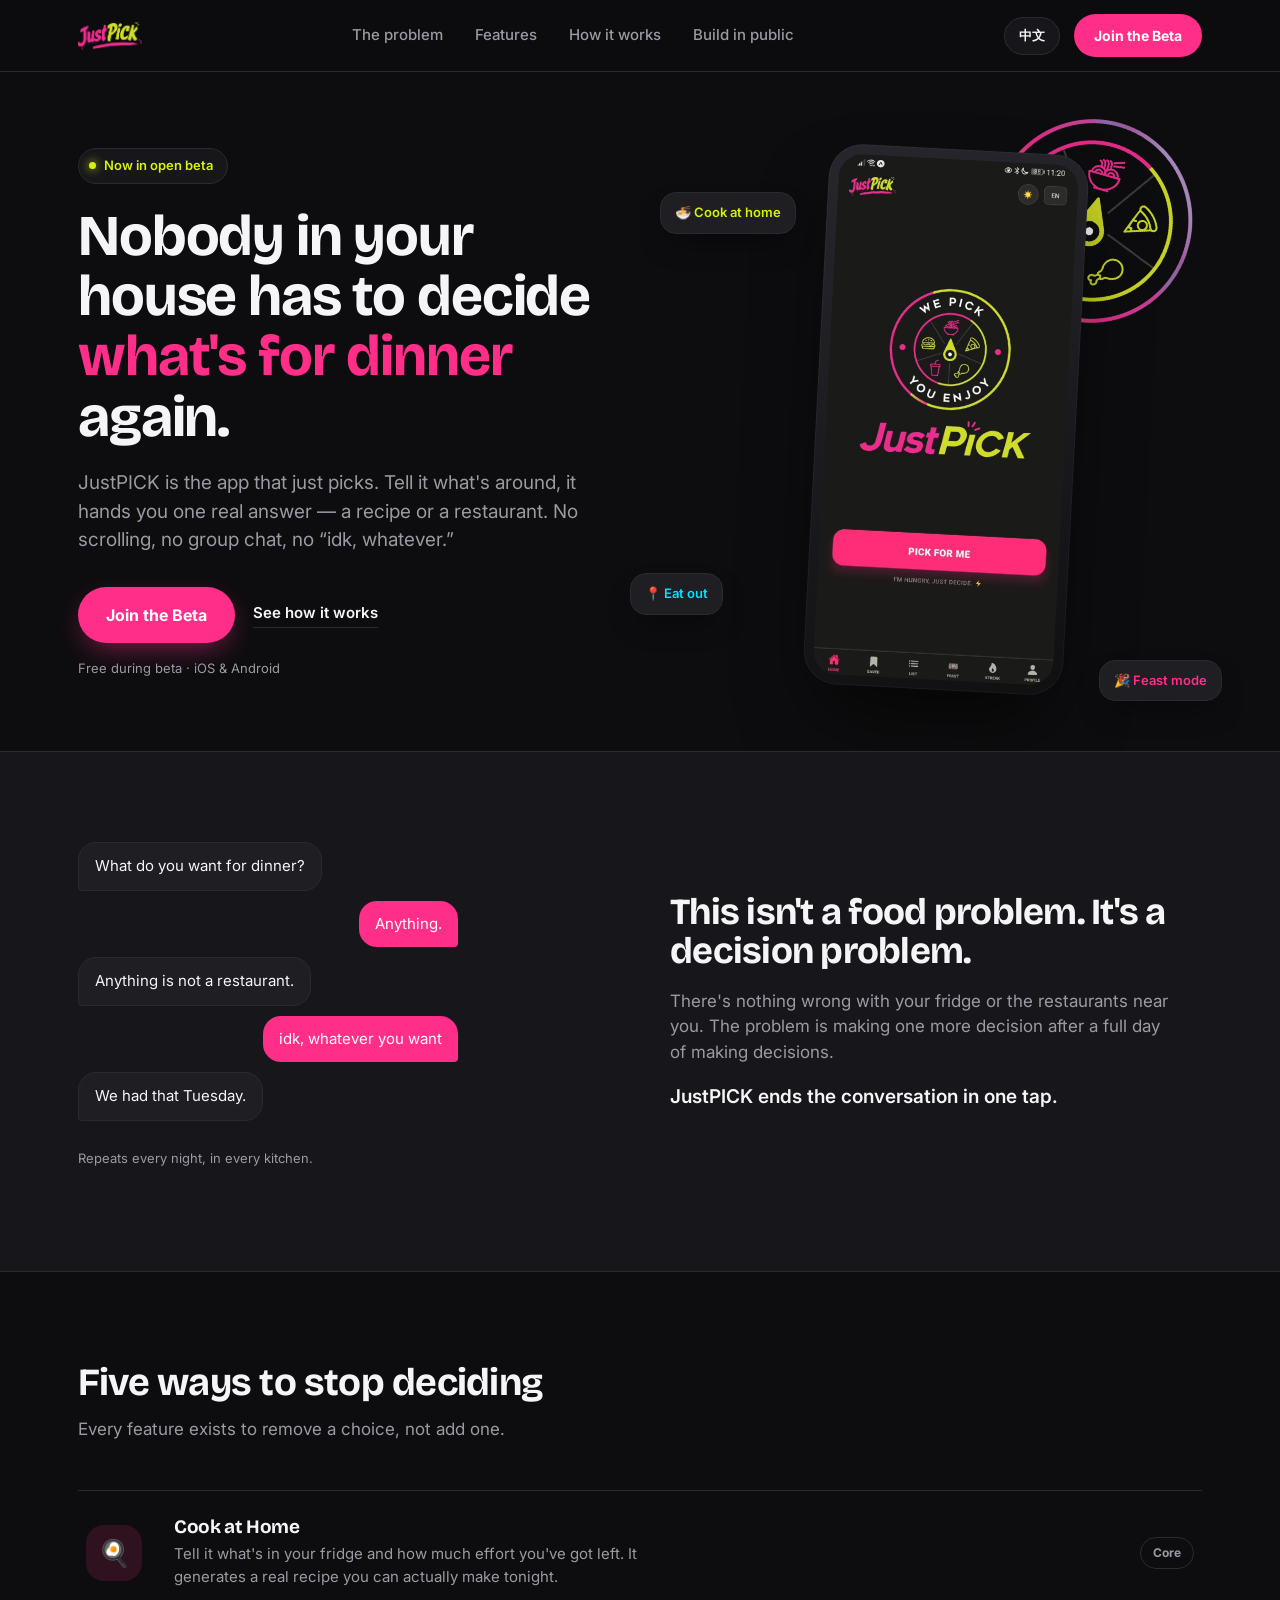
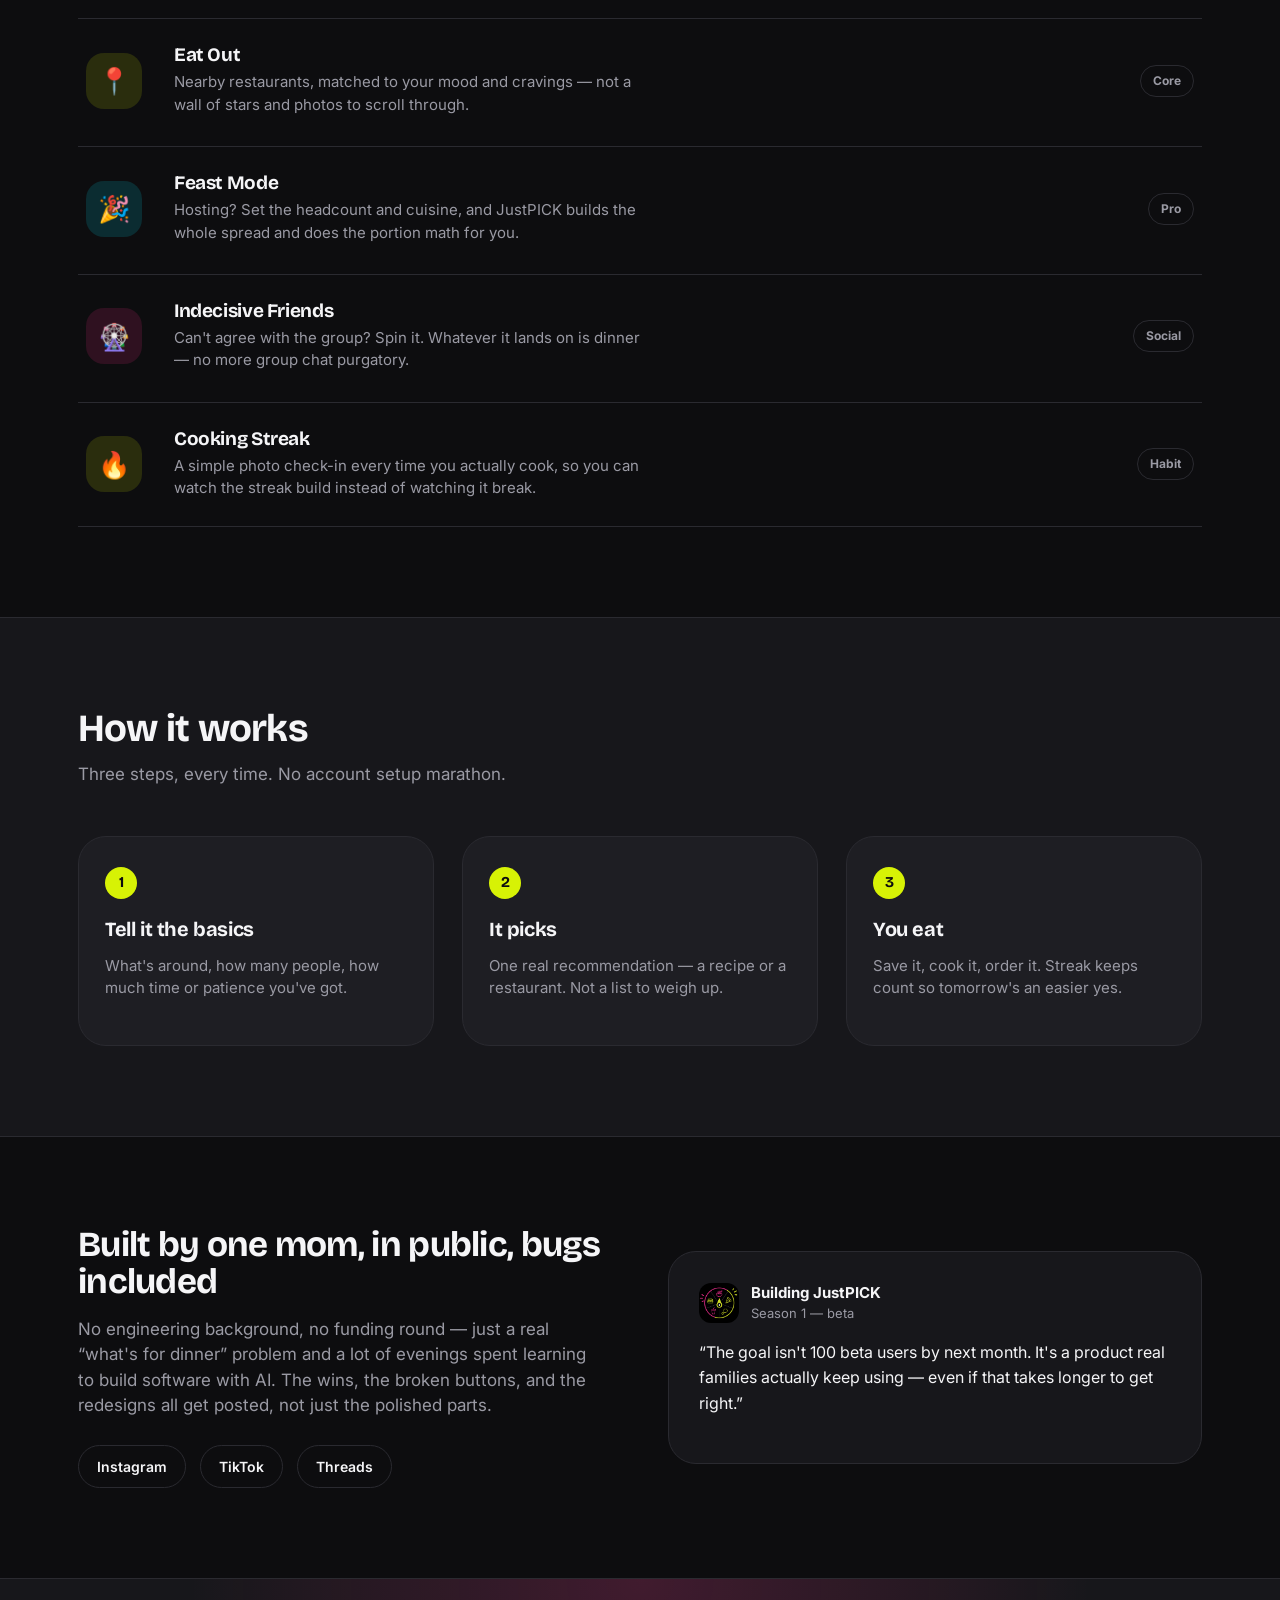
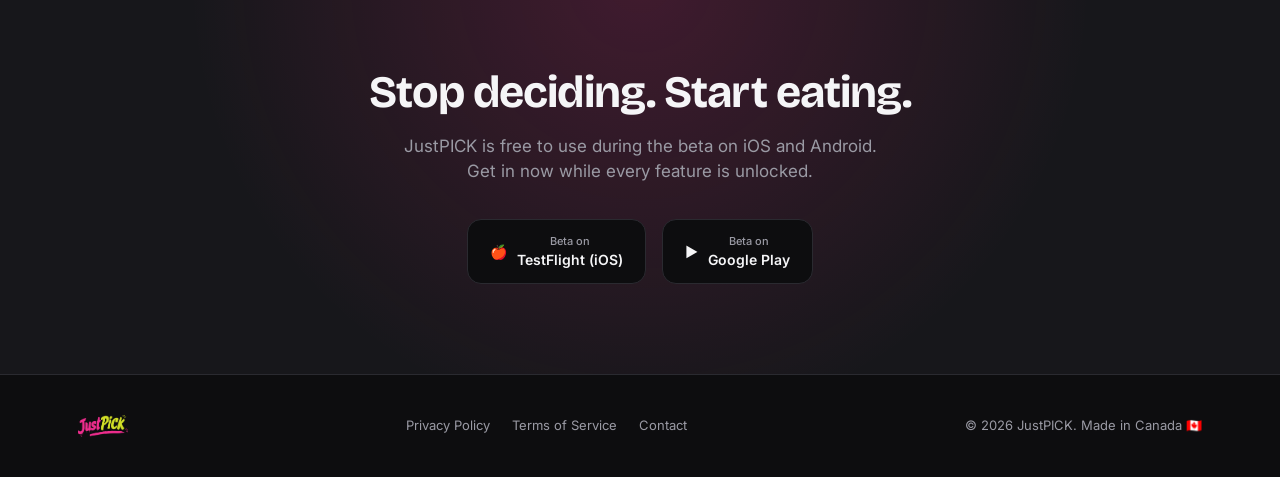
<file: index.html>
<!doctype html>
<html lang="en" id="htmlRoot">
<head>
<meta charset="UTF-8" />
<meta name="viewport" content="width=device-width, initial-scale=1" />
<title>JustPICK — We pick. You enjoy.</title>
<meta name="description" content="JustPICK is the app that picks dinner for you. One tap, one answer, argument over. Join the beta." />

<meta property="og:title" content="JustPICK — We pick. You enjoy." />
<meta property="og:description" content="Nobody in your house has to decide what's for dinner again." />
<meta property="og:image" content="assets/icon.png" />
<meta property="og:type" content="website" />

<link rel="icon" href="assets/favicon.png" />

<link rel="preconnect" href="https://fonts.googleapis.com">
<link rel="preconnect" href="https://fonts.gstatic.com" crossorigin>
<link href="https://fonts.googleapis.com/css2?family=Bricolage+Grotesque:opsz,wght@12..96,400..800&family=Noto+Sans+TC:wght@400;500;700;800&family=Inter:wght@400;500;600;700&display=swap" rel="stylesheet">

<style>
  :root{
    --bg: #0d0d0f;
    --bg-raised: #17171b;
    --bg-raised-2: #1e1e23;
    --line: #2a2a30;
    --pink: #ff2e88;
    --lime: #d7f205;
    --cyan: #00e5ff;
    --ink: #f5f5f7;
    --muted: #9a9aa4;
    --radius-lg: 28px;
  }

  *{ box-sizing: border-box; }
  html{ scroll-behavior: smooth; }
  body{
    margin:0;
    background: var(--bg);
    color: var(--ink);
    font-family: 'Inter', 'Noto Sans TC', -apple-system, sans-serif;
    line-height: 1.5;
    -webkit-font-smoothing: antialiased;
  }
  html[lang="zh-Hant"] body{ font-family: 'Noto Sans TC', 'Inter', -apple-system, sans-serif; }
  img{ max-width:100%; display:block; }
  a{ color:inherit; }

  h1, h2, h3, .display{
    font-family: 'Bricolage Grotesque', 'Inter', sans-serif;
    font-weight: 700;
    letter-spacing: -0.02em;
    line-height: 1.05;
    margin: 0;
  }
  html[lang="zh-Hant"] h1, html[lang="zh-Hant"] h2, html[lang="zh-Hant"] h3{
    font-family: 'Noto Sans TC', 'Bricolage Grotesque', sans-serif;
    letter-spacing: 0;
  }

  .wrap{ max-width: 1180px; margin: 0 auto; padding: 0 28px; }

  a:focus-visible, button:focus-visible{
    outline: 2px solid var(--cyan);
    outline-offset: 3px;
    border-radius: 6px;
  }

  @media (prefers-reduced-motion: reduce){
    *{ animation-duration: 0.01ms !important; animation-iteration-count: 1 !important; transition-duration: 0.01ms !important; }
  }

  /* ---------- NAV ---------- */
  header.site{
    position: sticky; top: 0; z-index: 50;
    background: rgba(13,13,15,0.82);
    backdrop-filter: blur(10px);
    border-bottom: 1px solid var(--line);
  }
  .nav{
    display:flex; align-items:center; justify-content: space-between;
    padding: 14px 28px; max-width: 1180px; margin: 0 auto; gap: 18px;
  }
  .nav .logo img{ height: 28px; width:auto; }
  .nav-links{
    display:flex; gap: 32px; list-style:none; margin:0; padding:0;
    font-size: 15px; font-weight: 500; color: var(--muted);
  }
  .nav-links a{ text-decoration:none; transition: color .15s; white-space:nowrap; }
  .nav-links a:hover{ color: var(--ink); }
  .nav-right{ display:flex; align-items:center; gap: 14px; }
  .lang-toggle{
    background: var(--bg-raised);
    border: 1px solid var(--line);
    color: var(--ink);
    font-weight: 700;
    font-size: 13px;
    padding: 9px 14px;
    border-radius: 999px;
    cursor: pointer;
    transition: border-color .15s;
  }
  .lang-toggle:hover{ border-color: var(--lime); }
  .nav-cta{
    display:inline-flex; align-items:center; gap:8px;
    background: var(--pink); color:#fff; font-weight: 700; font-size: 14px;
    padding: 11px 20px; border-radius: 999px; text-decoration:none;
    box-shadow: 0 0 0 0 rgba(255,46,136,0.5);
    transition: transform .15s ease, box-shadow .2s ease;
    white-space:nowrap;
  }
  .nav-cta:hover{ transform: translateY(-1px); box-shadow: 0 6px 24px rgba(255,46,136,0.35); }
  .nav-toggle{ display:none; }

  @media (max-width: 760px){
    .nav-links{ display:none; }
    .nav-toggle{
      display:block; background:none; border:1px solid var(--line);
      color: var(--ink); border-radius: 10px; padding: 8px 10px; font-size: 14px;
    }
  }

  /* ---------- HERO ---------- */
  .hero{ padding: 76px 0 60px; position: relative; overflow: hidden; }
  .hero-grid{ display:grid; grid-template-columns: 1.05fr 0.95fr; gap: 48px; align-items:center; }
  .eyebrow-tag{
    display:inline-flex; align-items:center; gap:8px;
    background: var(--bg-raised); border: 1px solid var(--line); color: var(--lime);
    font-size: 13px; font-weight: 600; padding: 7px 14px 7px 10px; border-radius: 999px; margin-bottom: 22px;
  }
  .eyebrow-tag .dot{ width:7px; height:7px; border-radius:50%; background: var(--lime); box-shadow: 0 0 10px var(--lime); }
  .hero h1{ font-size: clamp(2.4rem, 4.6vw, 3.6rem); color: var(--ink); }
  .hero h1 span{ color: var(--pink); }
  .hero p.lede{ margin: 22px 0 0; font-size: 19px; color: var(--muted); max-width: 46ch; }
  .hero-ctas{ display:flex; align-items:center; gap: 18px; margin-top: 32px; flex-wrap: wrap; }
  .btn-primary{
    background: var(--pink); color:#fff; font-weight: 700; font-size: 16px;
    padding: 16px 28px; border-radius: 999px; text-decoration:none; display:inline-block;
    transition: transform .15s ease, box-shadow .2s ease;
    box-shadow: 0 10px 30px -8px rgba(255,46,136,0.55);
  }
  .btn-primary:hover{ transform: translateY(-2px); }
  .btn-ghost{
    color: var(--ink); font-weight: 600; font-size: 15px; text-decoration:none;
    border-bottom: 1px solid var(--line); padding-bottom: 2px;
    transition: border-color .15s, color .15s;
  }
  .btn-ghost:hover{ border-color: var(--cyan); color: var(--cyan); }
  .hero-note{ margin-top: 16px; font-size: 13px; color: var(--muted); }

  .hero-visual{ position: relative; display:flex; justify-content:center; }
  .wheel-decor{ position:absolute; width: 200px; top: -30px; right: 10px; opacity: 0.95; z-index: 1; }
  .wheel-decor img{ width:100%; transform-origin: 50% 50%; }
  .phone{
    position: relative; width: 260px; border-radius: 34px; padding: 10px;
    background: linear-gradient(160deg, #26262c, #101013);
    box-shadow: 0 40px 80px -20px rgba(0,0,0,0.65), inset 0 0 0 1px rgba(255,255,255,0.04);
    transform: rotate(3deg); z-index: 2;
  }
  .phone img{ border-radius: 24px; display:block; }
  .chip{
    position:absolute; background: var(--bg-raised-2); border:1px solid var(--line); border-radius: 16px;
    padding: 10px 14px; font-size: 13px; font-weight: 600; display:flex; align-items:center; gap:8px;
    box-shadow: 0 14px 30px -12px rgba(0,0,0,0.6); white-space: nowrap;
  }
  .chip.c1{ top: 8%; left: -6%; color: var(--lime); z-index:3; }
  .chip.c2{ bottom: 14%; left: -12%; color: var(--cyan); z-index:3; }
  .chip.c3{ bottom: -2%; right: -4%; color: var(--pink); z-index:3; }

  @media (max-width: 900px){
    .hero-grid{ grid-template-columns: 1fr; }
    .hero-visual{ margin-top: 20px; }
    .wheel-decor{ display:none; }
    .chip{ display:none; }
  }

  section{ padding: 90px 0; }
  .section-head{ max-width: 620px; margin-bottom: 48px; }
  .section-head h2{ font-size: clamp(1.8rem, 3vw, 2.4rem); }
  .section-head p{ color: var(--muted); font-size: 17px; margin-top: 14px; }

  .problem{ background: var(--bg-raised); border-top: 1px solid var(--line); border-bottom: 1px solid var(--line); }
  .problem-grid{ display:grid; grid-template-columns: 1fr 1fr; gap: 60px; align-items:center; }
  .chat{ display:flex; flex-direction:column; gap: 10px; max-width: 380px; }
  .bubble{ padding: 12px 16px; border-radius: 18px; font-size: 15px; width: fit-content; max-width: 82%; }
  .bubble.them{ background: var(--bg-raised-2); border: 1px solid var(--line); border-bottom-left-radius: 4px; align-self: flex-start; }
  .bubble.you{ background: var(--pink); color: #fff; border-bottom-right-radius: 4px; align-self: flex-end; }
  .chat-caption{ margin-top: 18px; font-size: 13px; color: var(--muted); }
  .problem-copy h2{ font-size: clamp(1.8rem, 3vw, 2.3rem); margin-bottom: 18px; }
  .problem-copy p{ color: var(--muted); font-size: 17px; max-width: 46ch; }
  .problem-copy p.punch{ color: var(--ink); font-weight: 600; font-size: 19px; margin-top: 18px; }

  @media (max-width: 820px){
    .problem-grid{ grid-template-columns: 1fr; gap: 36px; }
    .problem-grid .chat{ order: 2; }
  }

  .features-list{ display:flex; flex-direction:column; gap: 4px; }
  .feature-row{ display:grid; grid-template-columns: 64px 1fr auto; gap: 24px; align-items:center; padding: 26px 8px; border-top: 1px solid var(--line); }
  .features-list .feature-row:last-child{ border-bottom: 1px solid var(--line); }
  .feature-icon{ width: 56px; height: 56px; border-radius: 18px; display:flex; align-items:center; justify-content:center; font-size: 26px; }
  .feature-row:nth-child(5n+1) .feature-icon{ background: rgba(255,46,136,0.14); }
  .feature-row:nth-child(5n+2) .feature-icon{ background: rgba(215,242,5,0.14); }
  .feature-row:nth-child(5n+3) .feature-icon{ background: rgba(0,229,255,0.14); }
  .feature-row:nth-child(5n+4) .feature-icon{ background: rgba(255,46,136,0.14); }
  .feature-row:nth-child(5n+5) .feature-icon{ background: rgba(215,242,5,0.14); }
  .feature-text h3{ font-size: 19px; font-weight: 700; }
  .feature-text p{ margin: 6px 0 0; color: var(--muted); font-size: 15px; max-width: 52ch; }
  .feature-tag{ font-size: 12px; font-weight: 700; color: var(--muted); border: 1px solid var(--line); padding: 6px 12px; border-radius: 999px; white-space: nowrap; }
  @media (max-width: 640px){
    .feature-row{ grid-template-columns: 48px 1fr; }
    .feature-tag{ display:none; }
    .feature-icon{ width:44px; height:44px; border-radius:14px; font-size:20px; }
  }

  .how{ background: var(--bg-raised); border-top:1px solid var(--line); border-bottom:1px solid var(--line); }
  .how-grid{ display:grid; grid-template-columns: repeat(3, 1fr); gap: 28px; }
  .how-card{ background: var(--bg-raised-2); border: 1px solid var(--line); border-radius: var(--radius-lg); padding: 30px 26px; }
  .how-num{
    font-family:'Bricolage Grotesque', sans-serif; font-size: 15px; font-weight: 700; color: var(--bg);
    background: var(--lime); width: 32px; height:32px; border-radius: 50%;
    display:flex; align-items:center; justify-content:center; margin-bottom: 20px;
  }
  .how-card h3{ font-size: 20px; margin-bottom: 10px; }
  .how-card p{ color: var(--muted); font-size: 15px; }
  @media (max-width: 820px){ .how-grid{ grid-template-columns: 1fr; } }

  .public-grid{ display:grid; grid-template-columns: 1fr 1fr; gap: 56px; align-items:center; }
  .public-copy h2{ font-size: clamp(1.7rem, 3vw, 2.2rem); }
  .public-copy p{ color: var(--muted); font-size: 17px; margin-top: 16px; max-width: 48ch; }
  .public-links{ display:flex; gap: 14px; margin-top: 26px; flex-wrap: wrap; }
  .public-links a{
    font-size: 14px; font-weight: 600; border: 1px solid var(--line); padding: 10px 18px;
    border-radius: 999px; text-decoration: none; transition: border-color .15s, color .15s;
  }
  .public-links a:hover{ border-color: var(--cyan); color: var(--cyan); }
  .public-card{ background: var(--bg-raised); border: 1px solid var(--line); border-radius: var(--radius-lg); padding: 30px; }
  .public-card .who{ display:flex; align-items:center; gap: 12px; margin-bottom: 16px; }
  .public-card .who img{ width: 40px; height:40px; border-radius: 30%; overflow:hidden; }
  .public-card .who .name{ font-weight: 700; font-size: 15px; }
  .public-card .who .role{ font-size: 13px; color: var(--muted); }
  .public-card p{ font-size: 16px; color: var(--ink); line-height: 1.6; }
  @media (max-width: 820px){ .public-grid{ grid-template-columns: 1fr; } }

  .cta-final{
    text-align:center;
    background: radial-gradient(circle at 50% 0%, rgba(255,46,136,0.18), transparent 60%), var(--bg-raised);
    border-top: 1px solid var(--line);
  }
  .cta-final h2{ font-size: clamp(2rem, 4vw, 2.8rem); max-width: 20ch; margin: 0 auto; }
  .cta-final p{ color: var(--muted); font-size: 17px; margin: 18px auto 0; max-width: 46ch; }
  .store-badges{ display:flex; justify-content:center; gap: 16px; margin-top: 34px; flex-wrap: wrap; }
  .store-badge{
    display:flex; align-items:center; gap: 10px; background: var(--bg); border: 1px solid var(--line);
    color: var(--ink); padding: 13px 22px; border-radius: 14px; text-decoration:none; font-weight: 600;
    font-size: 14px; transition: border-color .15s, transform .15s;
  }
  .store-badge:hover{ border-color: var(--lime); transform: translateY(-2px); }
  .store-badge small{ display:block; color: var(--muted); font-weight:500; font-size: 11px; }

  footer{ border-top: 1px solid var(--line); padding: 40px 0; }
  .footer-grid{ display:flex; justify-content:space-between; align-items:center; flex-wrap: wrap; gap: 18px; }
  .footer-grid img{ height: 22px; }
  .footer-links{ display:flex; gap: 22px; list-style:none; padding:0; margin:0; font-size: 13px; color: var(--muted); }
  .footer-links a{ text-decoration:none; }
  .footer-links a:hover{ color: var(--ink); }
  .footer-copy{ font-size: 13px; color: var(--muted); }
</style>
</head>
<body>

<header class="site">
  <nav class="nav">
    <a class="logo" href="#top"><img src="assets/wordmark.png" alt="JustPICK" /></a>
    <ul class="nav-links">
      <li><a href="#problem" data-i18n="nav.problem">The problem</a></li>
      <li><a href="#features" data-i18n="nav.features">Features</a></li>
      <li><a href="#how" data-i18n="nav.how">How it works</a></li>
      <li><a href="#build" data-i18n="nav.build">Build in public</a></li>
    </ul>
    <div class="nav-right">
      <button class="lang-toggle" id="langToggle" type="button" aria-label="Switch language">中文</button>
      <a class="nav-cta" href="#join" data-i18n="nav.cta">Join the Beta</a>
    </div>
  </nav>
</header>

<main id="top">

  <section class="hero">
    <div class="wrap hero-grid">
      <div class="hero-copy">
        <span class="eyebrow-tag"><span class="dot"></span><span data-i18n="hero.eyebrow">Now in open beta</span></span>
        <h1 data-i18n="hero.title">Nobody in your house has to decide <span>what's for dinner</span> again.</h1>
        <p class="lede" data-i18n="hero.lede">JustPICK is the app that just picks. Tell it what's around, it hands you one real answer — a recipe or a restaurant. No scrolling, no group chat, no "idk, whatever."</p>
        <div class="hero-ctas">
          <a class="btn-primary" href="#join" data-i18n="hero.cta1">Join the Beta</a>
          <a class="btn-ghost" href="#how" data-i18n="hero.cta2">See how it works</a>
        </div>
        <p class="hero-note" data-i18n="hero.note">Free during beta · iOS &amp; Android</p>
      </div>

      <div class="hero-visual">
        <div class="wheel-decor" id="wheelDecor">
          <img src="assets/wheel_icon.png" alt="" />
        </div>
        <div class="chip c1"><span data-i18n="hero.chip1">🍜 Cook at home</span></div>
        <div class="chip c2"><span data-i18n="hero.chip2">📍 Eat out</span></div>
        <div class="chip c3"><span data-i18n="hero.chip3">🎉 Feast mode</span></div>
        <div class="phone">
          <img src="assets/screenshot-home.jpg" alt="JustPICK app home screen with the Pick For Me button" />
        </div>
      </div>
    </div>
  </section>

  <section class="problem" id="problem">
    <div class="wrap problem-grid">
      <div class="chat" aria-hidden="true">
        <div class="bubble them" data-i18n="chat.1">What do you want for dinner?</div>
        <div class="bubble you" data-i18n="chat.2">Anything.</div>
        <div class="bubble them" data-i18n="chat.3">Anything is not a restaurant.</div>
        <div class="bubble you" data-i18n="chat.4">idk, whatever you want</div>
        <div class="bubble them" data-i18n="chat.5">We had that Tuesday.</div>
        <p class="chat-caption" data-i18n="chat.caption">Repeats every night, in every kitchen.</p>
      </div>
      <div class="problem-copy">
        <h2 data-i18n="problem.title">This isn't a food problem. It's a decision problem.</h2>
        <p data-i18n="problem.body">There's nothing wrong with your fridge or the restaurants near you. The problem is making one more decision after a full day of making decisions.</p>
        <p class="punch" data-i18n="problem.punch">JustPICK ends the conversation in one tap.</p>
      </div>
    </div>
  </section>

  <section id="features">
    <div class="wrap">
      <div class="section-head">
        <h2 data-i18n="features.title">Five ways to stop deciding</h2>
        <p data-i18n="features.sub">Every feature exists to remove a choice, not add one.</p>
      </div>
      <div class="features-list">
        <div class="feature-row">
          <div class="feature-icon">🍳</div>
          <div class="feature-text">
            <h3 data-i18n="feat.1.title">Cook at Home</h3>
            <p data-i18n="feat.1.body">Tell it what's in your fridge and how much effort you've got left. It generates a real recipe you can actually make tonight.</p>
          </div>
          <div class="feature-tag" data-i18n="feat.1.tag">Core</div>
        </div>
        <div class="feature-row">
          <div class="feature-icon">📍</div>
          <div class="feature-text">
            <h3 data-i18n="feat.2.title">Eat Out</h3>
            <p data-i18n="feat.2.body">Nearby restaurants, matched to your mood and cravings — not a wall of stars and photos to scroll through.</p>
          </div>
          <div class="feature-tag" data-i18n="feat.2.tag">Core</div>
        </div>
        <div class="feature-row">
          <div class="feature-icon" data-i18n="feat.3.icon">🎉</div>
          <div class="feature-text">
            <h3 data-i18n="feat.3.title">Feast Mode</h3>
            <p data-i18n="feat.3.body">Hosting? Set the headcount and cuisine, and JustPICK builds the whole spread and does the portion math for you.</p>
          </div>
          <div class="feature-tag" data-i18n="feat.3.tag">Pro</div>
        </div>
        <div class="feature-row">
          <div class="feature-icon">🎡</div>
          <div class="feature-text">
            <h3 data-i18n="feat.4.title">Indecisive Friends</h3>
            <p data-i18n="feat.4.body">Can't agree with the group? Spin it. Whatever it lands on is dinner — no more group chat purgatory.</p>
          </div>
          <div class="feature-tag" data-i18n="feat.4.tag">Social</div>
        </div>
        <div class="feature-row">
          <div class="feature-icon">🔥</div>
          <div class="feature-text">
            <h3 data-i18n="feat.5.title">Cooking Streak</h3>
            <p data-i18n="feat.5.body">A simple photo check-in every time you actually cook, so you can watch the streak build instead of watching it break.</p>
          </div>
          <div class="feature-tag" data-i18n="feat.5.tag">Habit</div>
        </div>
      </div>
    </div>
  </section>

  <section class="how" id="how">
    <div class="wrap">
      <div class="section-head">
        <h2 data-i18n="how.title">How it works</h2>
        <p data-i18n="how.sub">Three steps, every time. No account setup marathon.</p>
      </div>
      <div class="how-grid">
        <div class="how-card">
          <div class="how-num">1</div>
          <h3 data-i18n="how.1.title">Tell it the basics</h3>
          <p data-i18n="how.1.body">What's around, how many people, how much time or patience you've got.</p>
        </div>
        <div class="how-card">
          <div class="how-num">2</div>
          <h3 data-i18n="how.2.title">It picks</h3>
          <p data-i18n="how.2.body">One real recommendation — a recipe or a restaurant. Not a list to weigh up.</p>
        </div>
        <div class="how-card">
          <div class="how-num">3</div>
          <h3 data-i18n="how.3.title">You eat</h3>
          <p data-i18n="how.3.body">Save it, cook it, order it. Streak keeps count so tomorrow's an easier yes.</p>
        </div>
      </div>
    </div>
  </section>

  <section id="build">
    <div class="wrap public-grid">
      <div class="public-copy">
        <h2 data-i18n="build.title">Built by one mom, in public, bugs included</h2>
        <p data-i18n="build.body">No engineering background, no funding round — just a real "what's for dinner" problem and a lot of evenings spent learning to build software with AI. The wins, the broken buttons, and the redesigns all get posted, not just the polished parts.</p>
        <div class="public-links">
          <a href="https://www.instagram.com/getjustpick" target="_blank" rel="noopener">Instagram</a>
          <a href="https://www.tiktok.com/@getjustpick" target="_blank" rel="noopener">TikTok</a>
          <a href="https://www.threads.net/@getjustpick" target="_blank" rel="noopener">Threads</a>
        </div>
      </div>
      <div class="public-card">
        <div class="who">
          <img src="assets/icon.png" alt="" />
          <div>
            <div class="name">Building JustPICK</div>
            <div class="role" data-i18n="build.card.role">Season 1 — beta</div>
          </div>
        </div>
        <p data-i18n="build.card.quote">"The goal isn't 100 beta users by next month. It's a product real families actually keep using — even if that takes longer to get right."</p>
      </div>
    </div>
  </section>

  <section class="cta-final" id="join">
    <div class="wrap">
      <h2 data-i18n="cta.title">Stop deciding. Start eating.</h2>
      <p data-i18n="cta.body">JustPICK is free to use during the beta on iOS and Android. Get in now while every feature is unlocked.</p>
      <div class="store-badges">
        <a class="store-badge" href="#" target="_blank" rel="noopener">
          <span aria-hidden="true">🍎</span>
          <span><small data-i18n="cta.betaon">Beta on</small>TestFlight (iOS)</span>
        </a>
        <a class="store-badge" href="#" target="_blank" rel="noopener">
          <span aria-hidden="true">▶️</span>
          <span><small data-i18n="cta.betaon2">Beta on</small>Google Play</span>
        </a>
      </div>
    </div>
  </section>

</main>

<footer>
  <div class="wrap footer-grid">
    <img src="assets/wordmark.png" alt="JustPICK" />
    <ul class="footer-links">
      <li><a href="#" id="privacyLink" target="_blank" rel="noopener" data-i18n="footer.privacy">Privacy Policy</a></li>
      <li><a href="#" id="termsLink" target="_blank" rel="noopener" data-i18n="footer.terms">Terms of Service</a></li>
      <li><a href="mailto:legal@getjustpick.app" data-i18n="footer.contact">Contact</a></li>
    </ul>
    <div class="footer-copy" data-i18n="footer.copy">© 2026 JustPICK. Made in Canada 🇨🇦</div>
  </div>
</footer>

<script>
  var LEGAL_URLS = {
    en: {
      privacy: "privacy.html",
      terms: "terms.html"
    },
    "zh-Hant": {
      privacy: "privacy-zh.html",
      terms: "terms-zh.html"
    }
  };

  var translations = {
    en: {
      "nav.problem": "The problem",
      "nav.features": "Features",
      "nav.how": "How it works",
      "nav.build": "Build in public",
      "nav.cta": "Join the Beta",
      "hero.eyebrow": "Now in open beta",
      "hero.title": "Nobody in your house has to decide <span>what's for dinner</span> again.",
      "hero.lede": "JustPICK is the app that just picks. Tell it what's around, it hands you one real answer — a recipe or a restaurant. No scrolling, no group chat, no \u201cidk, whatever.\u201d",
      "hero.cta1": "Join the Beta",
      "hero.cta2": "See how it works",
      "hero.note": "Free during beta · iOS &amp; Android",
      "hero.chip1": "🍜 Cook at home",
      "hero.chip2": "📍 Eat out",
      "hero.chip3": "🎉 Feast mode",
      "chat.1": "What do you want for dinner?",
      "chat.2": "Anything.",
      "chat.3": "Anything is not a restaurant.",
      "chat.4": "idk, whatever you want",
      "chat.5": "We had that Tuesday.",
      "chat.caption": "Repeats every night, in every kitchen.",
      "problem.title": "This isn't a food problem. It's a decision problem.",
      "problem.body": "There's nothing wrong with your fridge or the restaurants near you. The problem is making one more decision after a full day of making decisions.",
      "problem.punch": "JustPICK ends the conversation in one tap.",
      "features.title": "Five ways to stop deciding",
      "features.sub": "Every feature exists to remove a choice, not add one.",
      "feat.1.title": "Cook at Home",
      "feat.1.body": "Tell it what's in your fridge and how much effort you've got left. It generates a real recipe you can actually make tonight.",
      "feat.1.tag": "Core",
      "feat.2.title": "Eat Out",
      "feat.2.body": "Nearby restaurants, matched to your mood and cravings — not a wall of stars and photos to scroll through.",
      "feat.2.tag": "Core",
      "feat.3.icon": "🎉",
      "feat.3.title": "Feast Mode",
      "feat.3.body": "Hosting? Set the headcount and cuisine, and JustPICK builds the whole spread and does the portion math for you.",
      "feat.3.tag": "Pro",
      "feat.4.title": "Indecisive Friends",
      "feat.4.body": "Can't agree with the group? Spin it. Whatever it lands on is dinner — no more group chat purgatory.",
      "feat.4.tag": "Social",
      "feat.5.title": "Cooking Streak",
      "feat.5.body": "A simple photo check-in every time you actually cook, so you can watch the streak build instead of watching it break.",
      "feat.5.tag": "Habit",
      "how.title": "How it works",
      "how.sub": "Three steps, every time. No account setup marathon.",
      "how.1.title": "Tell it the basics",
      "how.1.body": "What's around, how many people, how much time or patience you've got.",
      "how.2.title": "It picks",
      "how.2.body": "One real recommendation — a recipe or a restaurant. Not a list to weigh up.",
      "how.3.title": "You eat",
      "how.3.body": "Save it, cook it, order it. Streak keeps count so tomorrow's an easier yes.",
      "build.title": "Built by one mom, in public, bugs included",
      "build.body": "No engineering background, no funding round — just a real \u201cwhat's for dinner\u201d problem and a lot of evenings spent learning to build software with AI. The wins, the broken buttons, and the redesigns all get posted, not just the polished parts.",
      "build.card.role": "Season 1 — beta",
      "build.card.quote": "\u201cThe goal isn't 100 beta users by next month. It's a product real families actually keep using — even if that takes longer to get right.\u201d",
      "cta.title": "Stop deciding. Start eating.",
      "cta.body": "JustPICK is free to use during the beta on iOS and Android. Get in now while every feature is unlocked.",
      "cta.betaon": "Beta on",
      "cta.betaon2": "Beta on",
      "footer.privacy": "Privacy Policy",
      "footer.terms": "Terms of Service",
      "footer.contact": "Contact",
      "footer.copy": "© 2026 JustPICK. Made in Canada 🇨🇦"
    },
    "zh-Hant": {
      "nav.problem": "問題",
      "nav.features": "功能",
      "nav.how": "點樣用",
      "nav.build": "公開日記",
      "nav.cta": "即刻加入 Beta",
      "hero.eyebrow": "而家 Open Beta 緊",
      "hero.title": "屋企唔使再有人諗<span>今晚食咩</span>。",
      "hero.lede": "JustPICK 係一個淨係識「話事」嘅 app。話俾佢知你有咩，佢即刻俾你一個實際答案 — 一個食譜或者一間餐廳。唔使篤到手軟，唔使開 group chat，唔使「唔知喎，隨便」。",
      "hero.cta1": "即刻加入 Beta",
      "hero.cta2": "睇下點運作",
      "hero.note": "Beta 期間免費 · iOS 同 Android",
      "hero.chip1": "🍜 喺屋企煮",
      "hero.chip2": "📍 出街食",
      "hero.chip3": "🎉 九大簋",
      "chat.1": "今晚食咩？",
      "chat.2": "隨便。",
      "chat.3": "隨便唔係一間餐廳。",
      "chat.4": "唔知喎，你話啦",
      "chat.5": "呢個我哋星期二先食過。",
      "chat.caption": "呢個對話，每晚都喺唔同廚房上演。",
      "problem.title": "唔係食嘢有問題，係要諗先係問題。",
      "problem.body": "你部雪櫃冇問題，附近間餐廳都冇問題。問題係捱咗成日，仲要諗多一個決定。",
      "problem.punch": "JustPICK 一 tap，幫你完咗呢個對話。",
      "features.title": "五個唔使再諗嘅方法",
      "features.sub": "每個功能都係幫你減少一個決定，唔係加多一個。",
      "feat.1.title": "喺屋企煮",
      "feat.1.body": "話俾佢知雪櫃有咩、仲有幾多心機，佢即刻俾你一個今晚做得到嘅食譜。",
      "feat.1.tag": "核心",
      "feat.2.title": "出街食",
      "feat.2.body": "附近餐廳，跟你個 mood 同想食嘅嘢配對 — 唔使一張張相咁篤落去揀。",
      "feat.2.tag": "核心",
      "feat.3.icon": "九",
      "feat.3.title": "九大簋",
      "feat.3.body": "請客？揀人數同菜系，JustPICK 幫你砌埋成餐菜，仲計埋分量。",
      "feat.3.tag": "進階",
      "feat.4.title": "猶豫友仔",
      "feat.4.body": "班友夾唔埋？轉個掣。轉到邊樣就食邊樣 — 唔使再喺 group chat 度拗。",
      "feat.4.tag": "社交",
      "feat.5.title": "落廚連續紀錄",
      "feat.5.body": "每次真係落咗廚，影張相 check-in，睇住條連續紀錄愈嚟愈長。",
      "feat.5.tag": "習慣",
      "how.title": "點樣用",
      "how.sub": "三步，次次一樣，唔使畀你填一大堆資料。",
      "how.1.title": "話俾佢知基本資料",
      "how.1.body": "屋企有咩、幾多人食、有幾多時間定心機。",
      "how.2.title": "佢話事",
      "how.2.body": "俾你一個實際建議 — 一個食譜或者一間餐廳，唔係一張要你自己揀嘅清單。",
      "how.3.title": "你食",
      "how.3.body": "儲返嚟、煮咗佢、叫咗佢。連續紀錄幫你記住，聽日再嚟又易啲揀。",
      "build.title": "一個媽咪、冇寫過 code，照樣公開晒成個過程",
      "build.body": "冇讀過 engineering，都冇拎過投資 — 淨係有個真實嘅「今晚食咩」問題，同埋一堆用 AI 學識寫程式嘅晚上。贏咗嘅、撞爛咗嘅掣、重新設計嘅位，全部都會出街，唔淨係得靚嘅果部分。",
      "build.card.role": "第一季 — Beta",
      "build.card.quote": "「目標唔係下個月要有 100 個 beta 用戶，係整一個屋企真係會一直用嘅產品 — 就算要耐啲先做啱都得。」",
      "cta.title": "唔使再諗，食就得。",
      "cta.body": "Beta 期間 iOS 同 Android 都免費用。而家入嚟，功能仲全部解鎖緊。",
      "cta.betaon": "Beta 版",
      "cta.betaon2": "Beta 版",
      "footer.privacy": "私隱政策",
      "footer.terms": "使用條款",
      "footer.contact": "聯絡我們",
      "footer.copy": "© 2026 JustPICK ・喺加拿大製作 🇨🇦"
    }
  };

  var STORAGE_KEY = "justpick-lang";

  function applyLang(lang){
    var dict = translations[lang];
    document.querySelectorAll("[data-i18n]").forEach(function(el){
      var key = el.getAttribute("data-i18n");
      if(dict[key] !== undefined){ el.innerHTML = dict[key]; }
    });
    document.getElementById("htmlRoot").setAttribute("lang", lang === "zh-Hant" ? "zh-Hant" : "en");
    document.getElementById("langToggle").textContent = lang === "zh-Hant" ? "EN" : "中文";
    var legal = LEGAL_URLS[lang] || LEGAL_URLS.en;
    document.getElementById("privacyLink").setAttribute("href", legal.privacy);
    document.getElementById("termsLink").setAttribute("href", legal.terms);
    try{ localStorage.setItem(STORAGE_KEY, lang); }catch(e){}
  }

  function currentLang(){
    var saved = null;
    try{ saved = localStorage.getItem(STORAGE_KEY); }catch(e){}
    return saved === "zh-Hant" ? "zh-Hant" : "en";
  }

  document.getElementById("langToggle").addEventListener("click", function(){
    var next = currentLang() === "zh-Hant" ? "en" : "zh-Hant";
    applyLang(next);
  });

  applyLang(currentLang());

  // Single orchestrated hero moment: the wheel spins in and settles once.
  (function(){
    var wheel = document.querySelector('#wheelDecor img');
    if(!wheel) return;
    var reduced = window.matchMedia('(prefers-reduced-motion: reduce)').matches;
    if(reduced) return;
    wheel.style.transition = 'transform 1.4s cubic-bezier(.16,1,.3,1)';
    wheel.style.transform = 'rotate(0deg)';
    requestAnimationFrame(function(){
      setTimeout(function(){
        wheel.style.transform = 'rotate(376deg)';
      }, 150);
    });
  })();
</script>

</body>
</html>
</file>
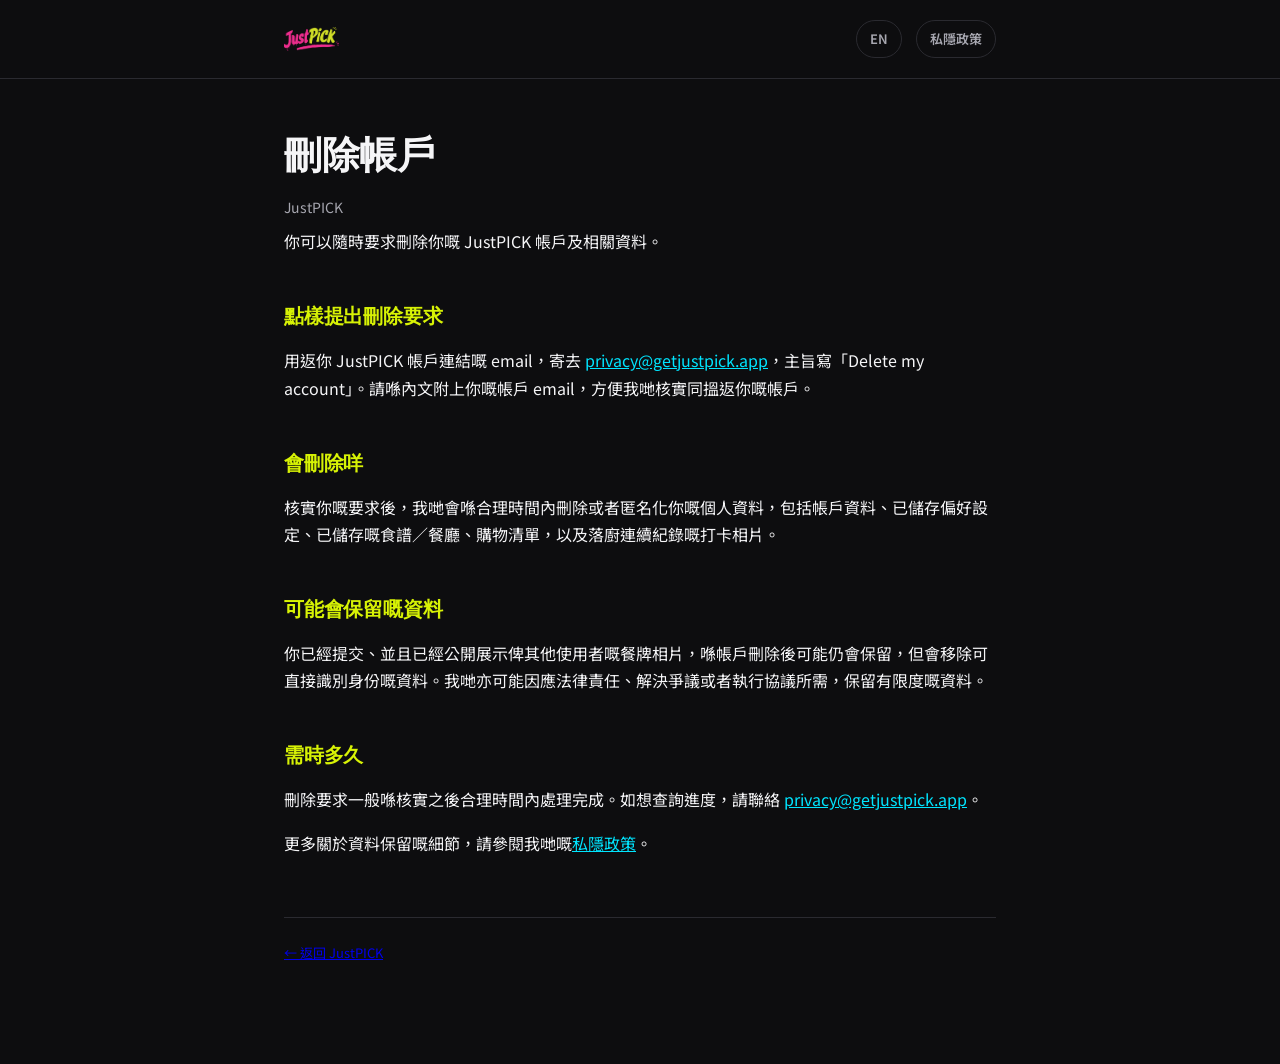
<file: delete-account-zh.html>
<!doctype html>
<html lang="zh-Hant">
<head>
<meta charset="UTF-8" />
<meta name="viewport" content="width=device-width, initial-scale=1" />
<title>刪除帳戶 — JustPICK</title>
<link rel="icon" href="assets/favicon.png?v=2" />
<link rel="preconnect" href="https://fonts.googleapis.com">
<link rel="preconnect" href="https://fonts.gstatic.com" crossorigin>
<link href="https://fonts.googleapis.com/css2?family=Bricolage+Grotesque:wght@700;800&family=Noto+Sans+TC:wght@400;500;700&display=swap" rel="stylesheet">
<link rel="stylesheet" href="style.css?v=2" />
</head>
<body>
<header class="top">
  <div class="top-inner">
    <a class="logo" href="https://getjustpick.app"><img src="assets/wordmark.png" alt="JustPICK" /></a>
    <div class="top-actions">
      <a href="delete-account.html">EN</a>
      <a href="privacy-zh.html">私隱政策</a>
    </div>
  </div>
</header>

<div class="wrap">
  <h1>刪除帳戶</h1>
  <p class="meta">JustPICK</p>

  <p>你可以隨時要求刪除你嘅 JustPICK 帳戶及相關資料。</p>

  <h2>點樣提出刪除要求</h2>
  <p>用返你 JustPICK 帳戶連結嘅 email，寄去 <a class="inline" href="mailto:privacy@getjustpick.app">privacy@getjustpick.app</a>，主旨寫「Delete my account」。請喺內文附上你嘅帳戶 email，方便我哋核實同搵返你嘅帳戶。</p>

  <h2>會刪除咩</h2>
  <p>核實你嘅要求後，我哋會喺合理時間內刪除或者匿名化你嘅個人資料，包括帳戶資料、已儲存偏好設定、已儲存嘅食譜／餐廳、購物清單，以及落廚連續紀錄嘅打卡相片。</p>

  <h2>可能會保留嘅資料</h2>
  <p>你已經提交、並且已經公開展示俾其他使用者嘅餐牌相片，喺帳戶刪除後可能仍會保留，但會移除可直接識別身份嘅資料。我哋亦可能因應法律責任、解決爭議或者執行協議所需，保留有限度嘅資料。</p>

  <h2>需時多久</h2>
  <p>刪除要求一般喺核實之後合理時間內處理完成。如想查詢進度，請聯絡 <a class="inline" href="mailto:privacy@getjustpick.app">privacy@getjustpick.app</a>。</p>

  <p>更多關於資料保留嘅細節，請參閱我哋嘅<a class="inline" href="privacy-zh.html">私隱政策</a>。</p>

  <footer class="bottom">
    <a href="https://getjustpick.app">← 返回 JustPICK</a>
  </footer>
</div>
</body>
</html>
</file>
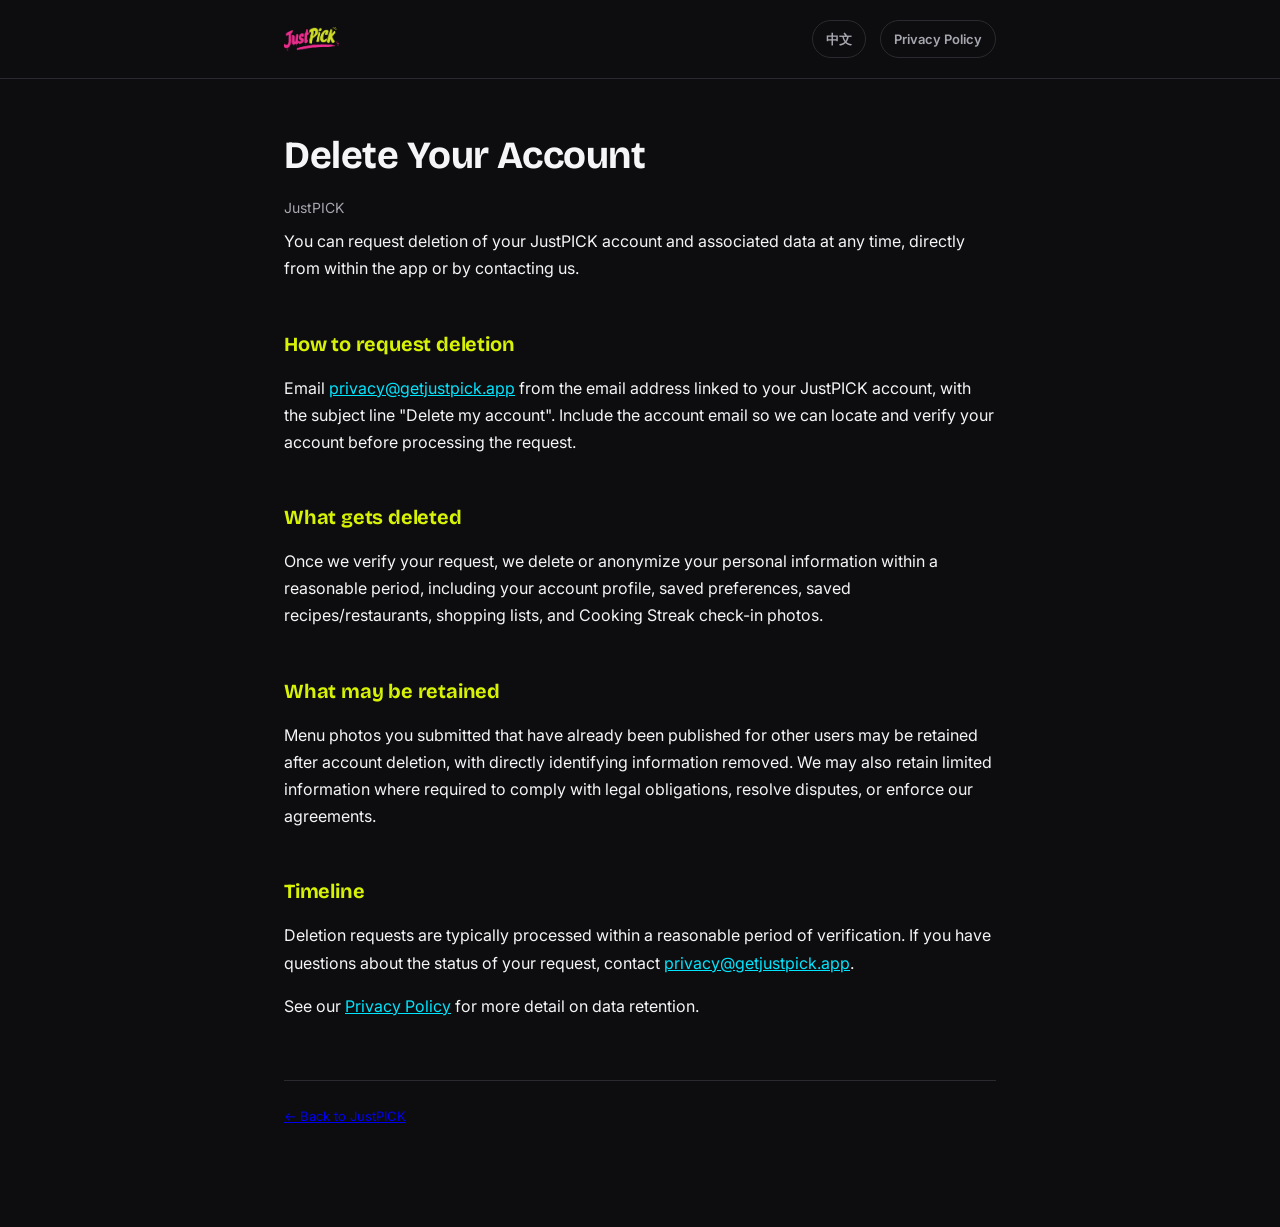
<file: delete-account.html>
<!doctype html>
<html lang="en">
<head>
<meta charset="UTF-8" />
<meta name="viewport" content="width=device-width, initial-scale=1" />
<title>Delete Your Account — JustPICK</title>
<link rel="icon" href="assets/favicon.png?v=2" />
<link rel="preconnect" href="https://fonts.googleapis.com">
<link rel="preconnect" href="https://fonts.gstatic.com" crossorigin>
<link href="https://fonts.googleapis.com/css2?family=Bricolage+Grotesque:wght@700;800&family=Inter:wght@400;500;600;700&display=swap" rel="stylesheet">
<link rel="stylesheet" href="style.css?v=2" />
</head>
<body>
<header class="top">
  <div class="top-inner">
    <a class="logo" href="https://getjustpick.app"><img src="assets/wordmark.png" alt="JustPICK" /></a>
    <div class="top-actions">
      <a href="delete-account-zh.html">中文</a>
      <a href="privacy.html">Privacy Policy</a>
    </div>
  </div>
</header>

<div class="wrap">
  <h1>Delete Your Account</h1>
  <p class="meta">JustPICK</p>

  <p>You can request deletion of your JustPICK account and associated data at any time, directly from within the app or by contacting us.</p>

  <h2>How to request deletion</h2>
  <p>Email <a class="inline" href="mailto:privacy@getjustpick.app">privacy@getjustpick.app</a> from the email address linked to your JustPICK account, with the subject line "Delete my account". Include the account email so we can locate and verify your account before processing the request.</p>

  <h2>What gets deleted</h2>
  <p>Once we verify your request, we delete or anonymize your personal information within a reasonable period, including your account profile, saved preferences, saved recipes/restaurants, shopping lists, and Cooking Streak check-in photos.</p>

  <h2>What may be retained</h2>
  <p>Menu photos you submitted that have already been published for other users may be retained after account deletion, with directly identifying information removed. We may also retain limited information where required to comply with legal obligations, resolve disputes, or enforce our agreements.</p>

  <h2>Timeline</h2>
  <p>Deletion requests are typically processed within a reasonable period of verification. If you have questions about the status of your request, contact <a class="inline" href="mailto:privacy@getjustpick.app">privacy@getjustpick.app</a>.</p>

  <p>See our <a class="inline" href="privacy.html">Privacy Policy</a> for more detail on data retention.</p>

  <footer class="bottom">
    <a href="https://getjustpick.app">← Back to JustPICK</a>
  </footer>
</div>
</body>
</html>
</file>
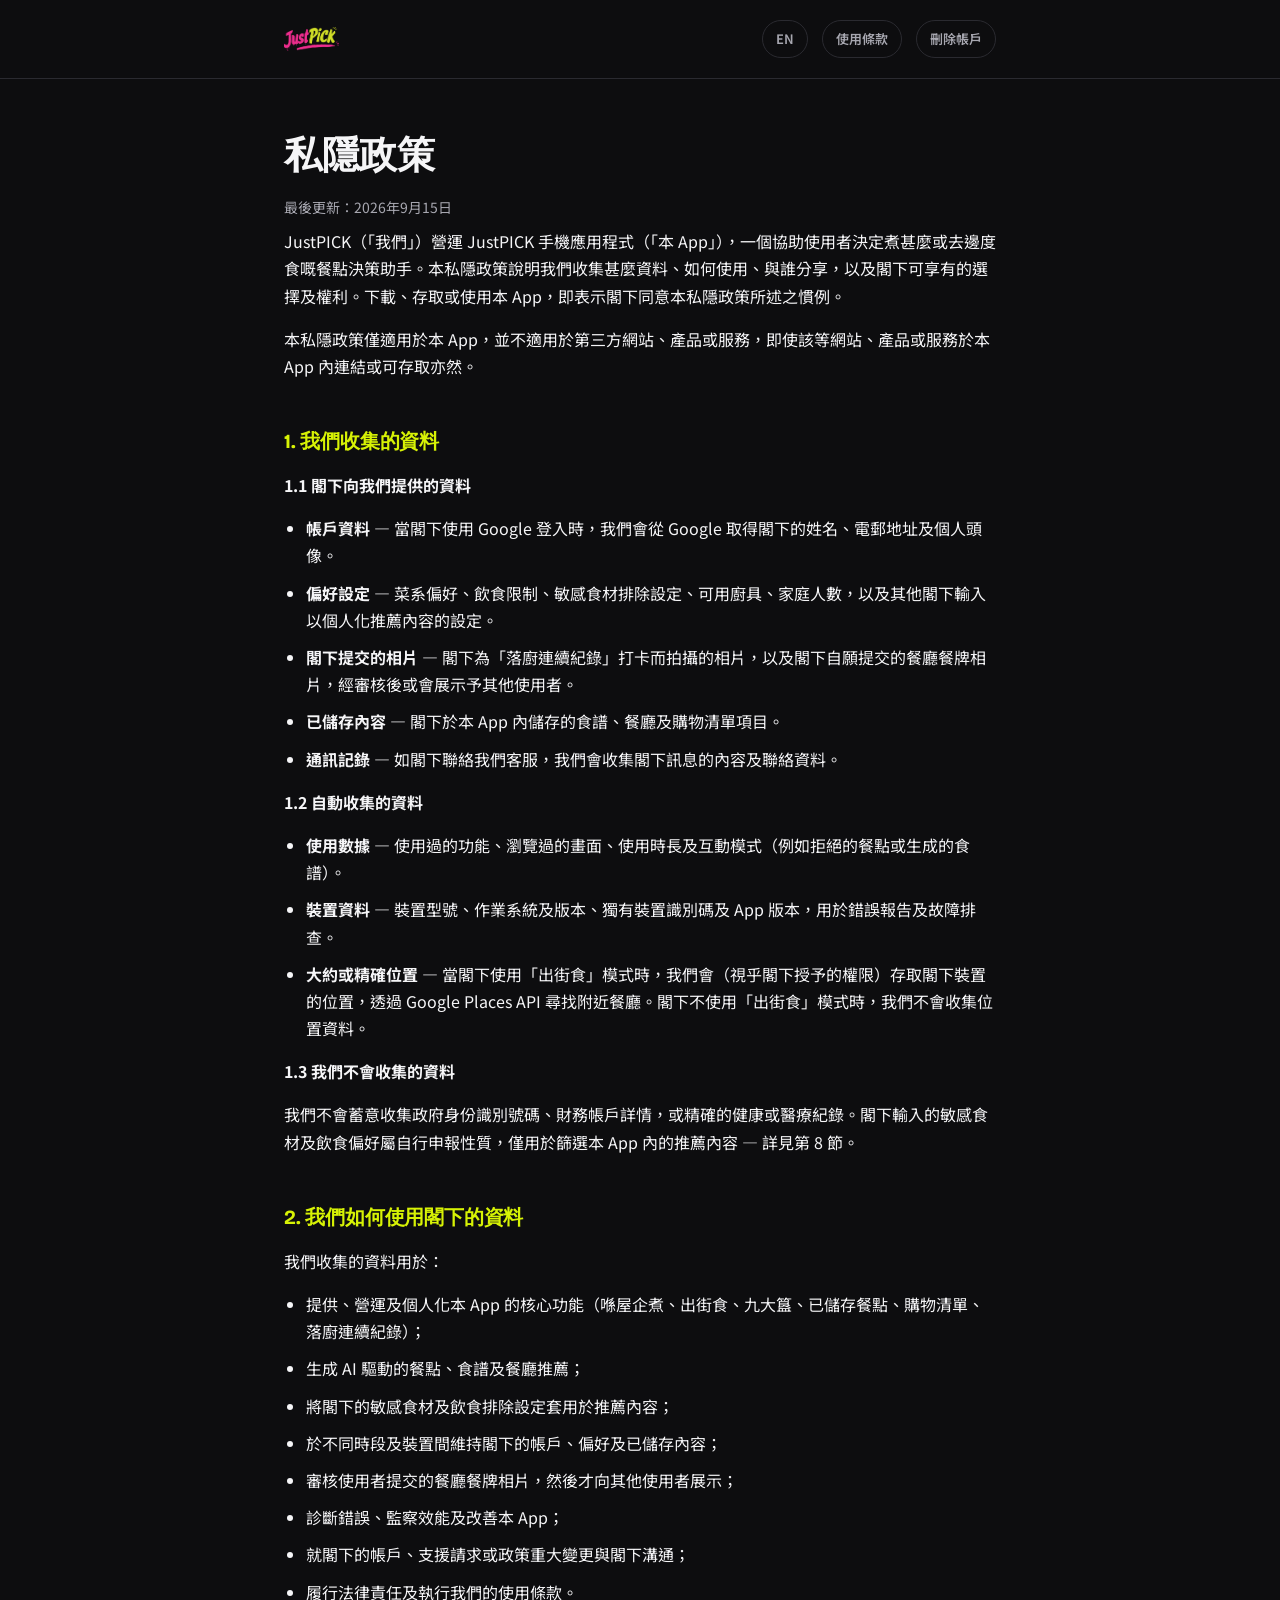
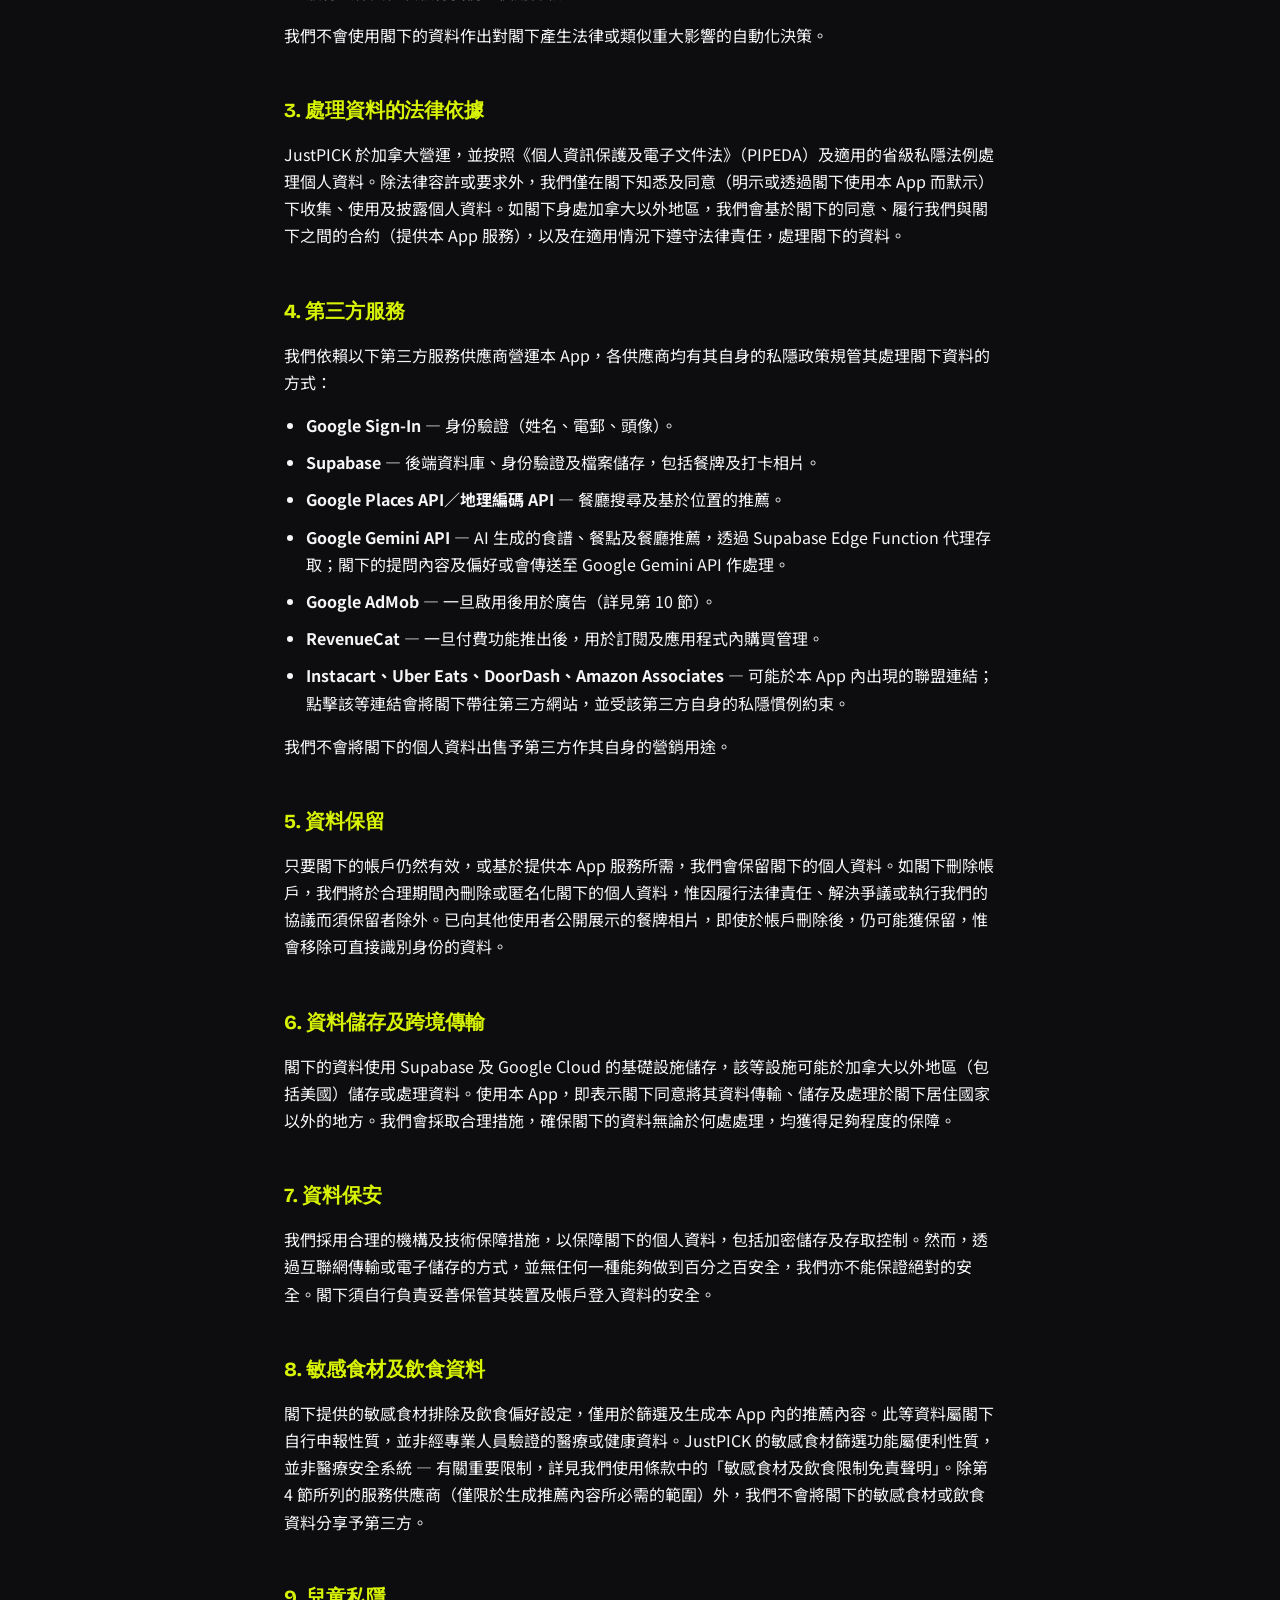
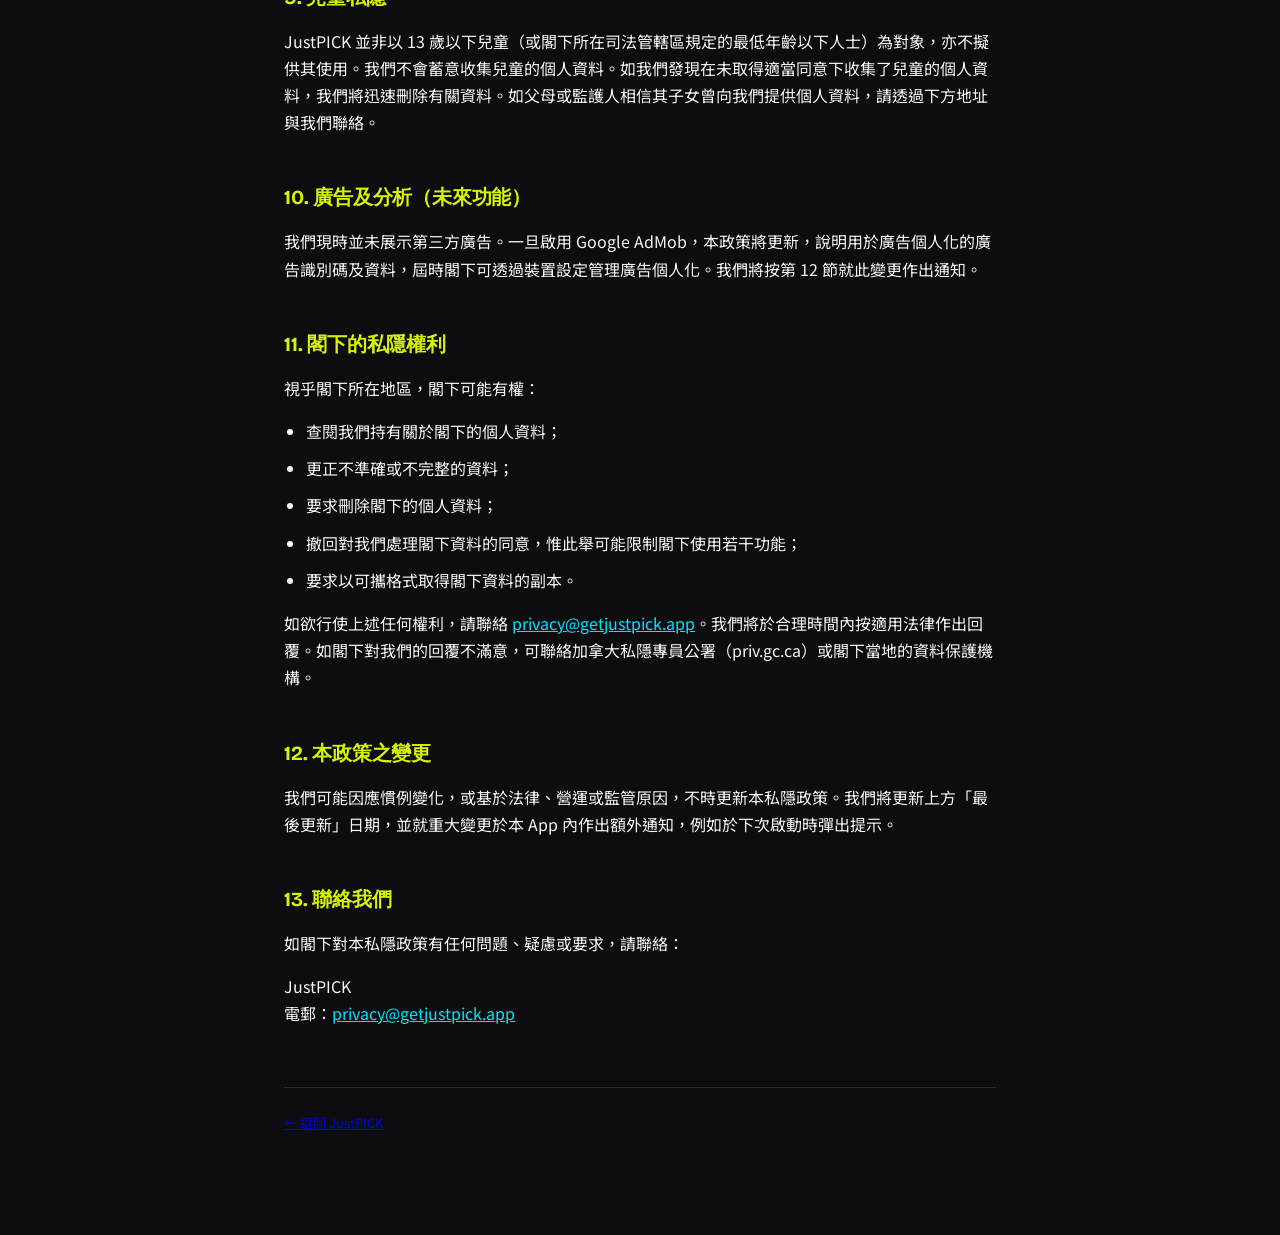
<file: privacy-zh.html>
<!doctype html>
<html lang="zh-Hant">
<head>
<meta charset="UTF-8" />
<meta name="viewport" content="width=device-width, initial-scale=1" />
<title>私隱政策 — JustPICK</title>
<link rel="preconnect" href="https://fonts.googleapis.com">
<link rel="preconnect" href="https://fonts.gstatic.com" crossorigin>
<link href="https://fonts.googleapis.com/css2?family=Bricolage+Grotesque:wght@700;800&family=Noto+Sans+TC:wght@400;500;700&display=swap" rel="stylesheet">
<link rel="icon" href="assets/favicon.png?v=2" />
<link rel="stylesheet" href="style.css?v=2" />
</head>
<body>
<header class="top">
  <div class="top-inner">
    <a class="logo" href="https://getjustpick.app"><img src="assets/wordmark.png" alt="JustPICK" /></a>
    <div class="top-actions">
      <a href="privacy.html">EN</a>
      <a href="terms-zh.html">使用條款</a>
      <a href="delete-account-zh.html">刪除帳戶</a>
    </div>
  </div>
</header>

<div class="wrap">
  <h1>私隱政策</h1>
  <p class="meta">最後更新：2026年9月15日</p>

  <p>JustPICK（「我們」）營運 JustPICK 手機應用程式（「本 App」），一個協助使用者決定煮甚麼或去邊度食嘅餐點決策助手。本私隱政策說明我們收集甚麼資料、如何使用、與誰分享，以及閣下可享有的選擇及權利。下載、存取或使用本 App，即表示閣下同意本私隱政策所述之慣例。</p>
  <p>本私隱政策僅適用於本 App，並不適用於第三方網站、產品或服務，即使該等網站、產品或服務於本 App 內連結或可存取亦然。</p>

  <h2>1. 我們收集的資料</h2>
  <p><strong>1.1 閣下向我們提供的資料</strong></p>
  <ul>
    <li><strong>帳戶資料 —</strong> 當閣下使用 Google 登入時，我們會從 Google 取得閣下的姓名、電郵地址及個人頭像。</li>
    <li><strong>偏好設定 —</strong> 菜系偏好、飲食限制、敏感食材排除設定、可用廚具、家庭人數，以及其他閣下輸入以個人化推薦內容的設定。</li>
    <li><strong>閣下提交的相片 —</strong> 閣下為「落廚連續紀錄」打卡而拍攝的相片，以及閣下自願提交的餐廳餐牌相片，經審核後或會展示予其他使用者。</li>
    <li><strong>已儲存內容 —</strong> 閣下於本 App 內儲存的食譜、餐廳及購物清單項目。</li>
    <li><strong>通訊記錄 —</strong> 如閣下聯絡我們客服，我們會收集閣下訊息的內容及聯絡資料。</li>
  </ul>
  <p><strong>1.2 自動收集的資料</strong></p>
  <ul>
    <li><strong>使用數據 —</strong> 使用過的功能、瀏覽過的畫面、使用時長及互動模式（例如拒絕的餐點或生成的食譜）。</li>
    <li><strong>裝置資料 —</strong> 裝置型號、作業系統及版本、獨有裝置識別碼及 App 版本，用於錯誤報告及故障排查。</li>
    <li><strong>大約或精確位置 —</strong> 當閣下使用「出街食」模式時，我們會（視乎閣下授予的權限）存取閣下裝置的位置，透過 Google Places API 尋找附近餐廳。閣下不使用「出街食」模式時，我們不會收集位置資料。</li>
  </ul>
  <p><strong>1.3 我們不會收集的資料</strong></p>
  <p>我們不會蓄意收集政府身份識別號碼、財務帳戶詳情，或精確的健康或醫療紀錄。閣下輸入的敏感食材及飲食偏好屬自行申報性質，僅用於篩選本 App 內的推薦內容 — 詳見第 8 節。</p>

  <h2>2. 我們如何使用閣下的資料</h2>
  <p>我們收集的資料用於：</p>
  <ul>
    <li>提供、營運及個人化本 App 的核心功能（喺屋企煮、出街食、九大簋、已儲存餐點、購物清單、落廚連續紀錄）；</li>
    <li>生成 AI 驅動的餐點、食譜及餐廳推薦；</li>
    <li>將閣下的敏感食材及飲食排除設定套用於推薦內容；</li>
    <li>於不同時段及裝置間維持閣下的帳戶、偏好及已儲存內容；</li>
    <li>審核使用者提交的餐廳餐牌相片，然後才向其他使用者展示；</li>
    <li>診斷錯誤、監察效能及改善本 App；</li>
    <li>就閣下的帳戶、支援請求或政策重大變更與閣下溝通；</li>
    <li>履行法律責任及執行我們的使用條款。</li>
  </ul>
  <p>我們不會使用閣下的資料作出對閣下產生法律或類似重大影響的自動化決策。</p>

  <h2>3. 處理資料的法律依據</h2>
  <p>JustPICK 於加拿大營運，並按照《個人資訊保護及電子文件法》（PIPEDA）及適用的省級私隱法例處理個人資料。除法律容許或要求外，我們僅在閣下知悉及同意（明示或透過閣下使用本 App 而默示）下收集、使用及披露個人資料。如閣下身處加拿大以外地區，我們會基於閣下的同意、履行我們與閣下之間的合約（提供本 App 服務），以及在適用情況下遵守法律責任，處理閣下的資料。</p>

  <h2>4. 第三方服務</h2>
  <p>我們依賴以下第三方服務供應商營運本 App，各供應商均有其自身的私隱政策規管其處理閣下資料的方式：</p>
  <ul>
    <li><strong>Google Sign-In —</strong> 身份驗證（姓名、電郵、頭像）。</li>
    <li><strong>Supabase —</strong> 後端資料庫、身份驗證及檔案儲存，包括餐牌及打卡相片。</li>
    <li><strong>Google Places API／地理編碼 API —</strong> 餐廳搜尋及基於位置的推薦。</li>
    <li><strong>Google Gemini API —</strong> AI 生成的食譜、餐點及餐廳推薦，透過 Supabase Edge Function 代理存取；閣下的提問內容及偏好或會傳送至 Google Gemini API 作處理。</li>
    <li><strong>Google AdMob —</strong> 一旦啟用後用於廣告（詳見第 10 節）。</li>
    <li><strong>RevenueCat —</strong> 一旦付費功能推出後，用於訂閱及應用程式內購買管理。</li>
    <li><strong>Instacart、Uber Eats、DoorDash、Amazon Associates —</strong> 可能於本 App 內出現的聯盟連結；點擊該等連結會將閣下帶往第三方網站，並受該第三方自身的私隱慣例約束。</li>
  </ul>
  <p>我們不會將閣下的個人資料出售予第三方作其自身的營銷用途。</p>

  <h2>5. 資料保留</h2>
  <p>只要閣下的帳戶仍然有效，或基於提供本 App 服務所需，我們會保留閣下的個人資料。如閣下刪除帳戶，我們將於合理期間內刪除或匿名化閣下的個人資料，惟因履行法律責任、解決爭議或執行我們的協議而須保留者除外。已向其他使用者公開展示的餐牌相片，即使於帳戶刪除後，仍可能獲保留，惟會移除可直接識別身份的資料。</p>

  <h2>6. 資料儲存及跨境傳輸</h2>
  <p>閣下的資料使用 Supabase 及 Google Cloud 的基礎設施儲存，該等設施可能於加拿大以外地區（包括美國）儲存或處理資料。使用本 App，即表示閣下同意將其資料傳輸、儲存及處理於閣下居住國家以外的地方。我們會採取合理措施，確保閣下的資料無論於何處處理，均獲得足夠程度的保障。</p>

  <h2>7. 資料保安</h2>
  <p>我們採用合理的機構及技術保障措施，以保障閣下的個人資料，包括加密儲存及存取控制。然而，透過互聯網傳輸或電子儲存的方式，並無任何一種能夠做到百分之百安全，我們亦不能保證絕對的安全。閣下須自行負責妥善保管其裝置及帳戶登入資料的安全。</p>

  <h2>8. 敏感食材及飲食資料</h2>
  <p>閣下提供的敏感食材排除及飲食偏好設定，僅用於篩選及生成本 App 內的推薦內容。此等資料屬閣下自行申報性質，並非經專業人員驗證的醫療或健康資料。JustPICK 的敏感食材篩選功能屬便利性質，並非醫療安全系統 — 有關重要限制，詳見我們使用條款中的「敏感食材及飲食限制免責聲明」。除第 4 節所列的服務供應商（僅限於生成推薦內容所必需的範圍）外，我們不會將閣下的敏感食材或飲食資料分享予第三方。</p>

  <h2>9. 兒童私隱</h2>
  <p>JustPICK 並非以 13 歲以下兒童（或閣下所在司法管轄區規定的最低年齡以下人士）為對象，亦不擬供其使用。我們不會蓄意收集兒童的個人資料。如我們發現在未取得適當同意下收集了兒童的個人資料，我們將迅速刪除有關資料。如父母或監護人相信其子女曾向我們提供個人資料，請透過下方地址與我們聯絡。</p>

  <h2>10. 廣告及分析（未來功能）</h2>
  <p>我們現時並未展示第三方廣告。一旦啟用 Google AdMob，本政策將更新，說明用於廣告個人化的廣告識別碼及資料，屆時閣下可透過裝置設定管理廣告個人化。我們將按第 12 節就此變更作出通知。</p>

  <h2>11. 閣下的私隱權利</h2>
  <p>視乎閣下所在地區，閣下可能有權：</p>
  <ul>
    <li>查閱我們持有關於閣下的個人資料；</li>
    <li>更正不準確或不完整的資料；</li>
    <li>要求刪除閣下的個人資料；</li>
    <li>撤回對我們處理閣下資料的同意，惟此舉可能限制閣下使用若干功能；</li>
    <li>要求以可攜格式取得閣下資料的副本。</li>
  </ul>
  <p>如欲行使上述任何權利，請聯絡 <a class="inline" href="mailto:privacy@getjustpick.app">privacy@getjustpick.app</a>。我們將於合理時間內按適用法律作出回覆。如閣下對我們的回覆不滿意，可聯絡加拿大私隱專員公署（priv.gc.ca）或閣下當地的資料保護機構。</p>

  <h2>12. 本政策之變更</h2>
  <p>我們可能因應慣例變化，或基於法律、營運或監管原因，不時更新本私隱政策。我們將更新上方「最後更新」日期，並就重大變更於本 App 內作出額外通知，例如於下次啟動時彈出提示。</p>

  <h2>13. 聯絡我們</h2>
  <p>如閣下對本私隱政策有任何問題、疑慮或要求，請聯絡：</p>
  <p>JustPICK<br />電郵：<a class="inline" href="mailto:privacy@getjustpick.app">privacy@getjustpick.app</a></p>

  <footer class="bottom">
    <a href="https://getjustpick.app">← 返回 JustPICK</a>
  </footer>
</div>
</body>
</html>
</file>
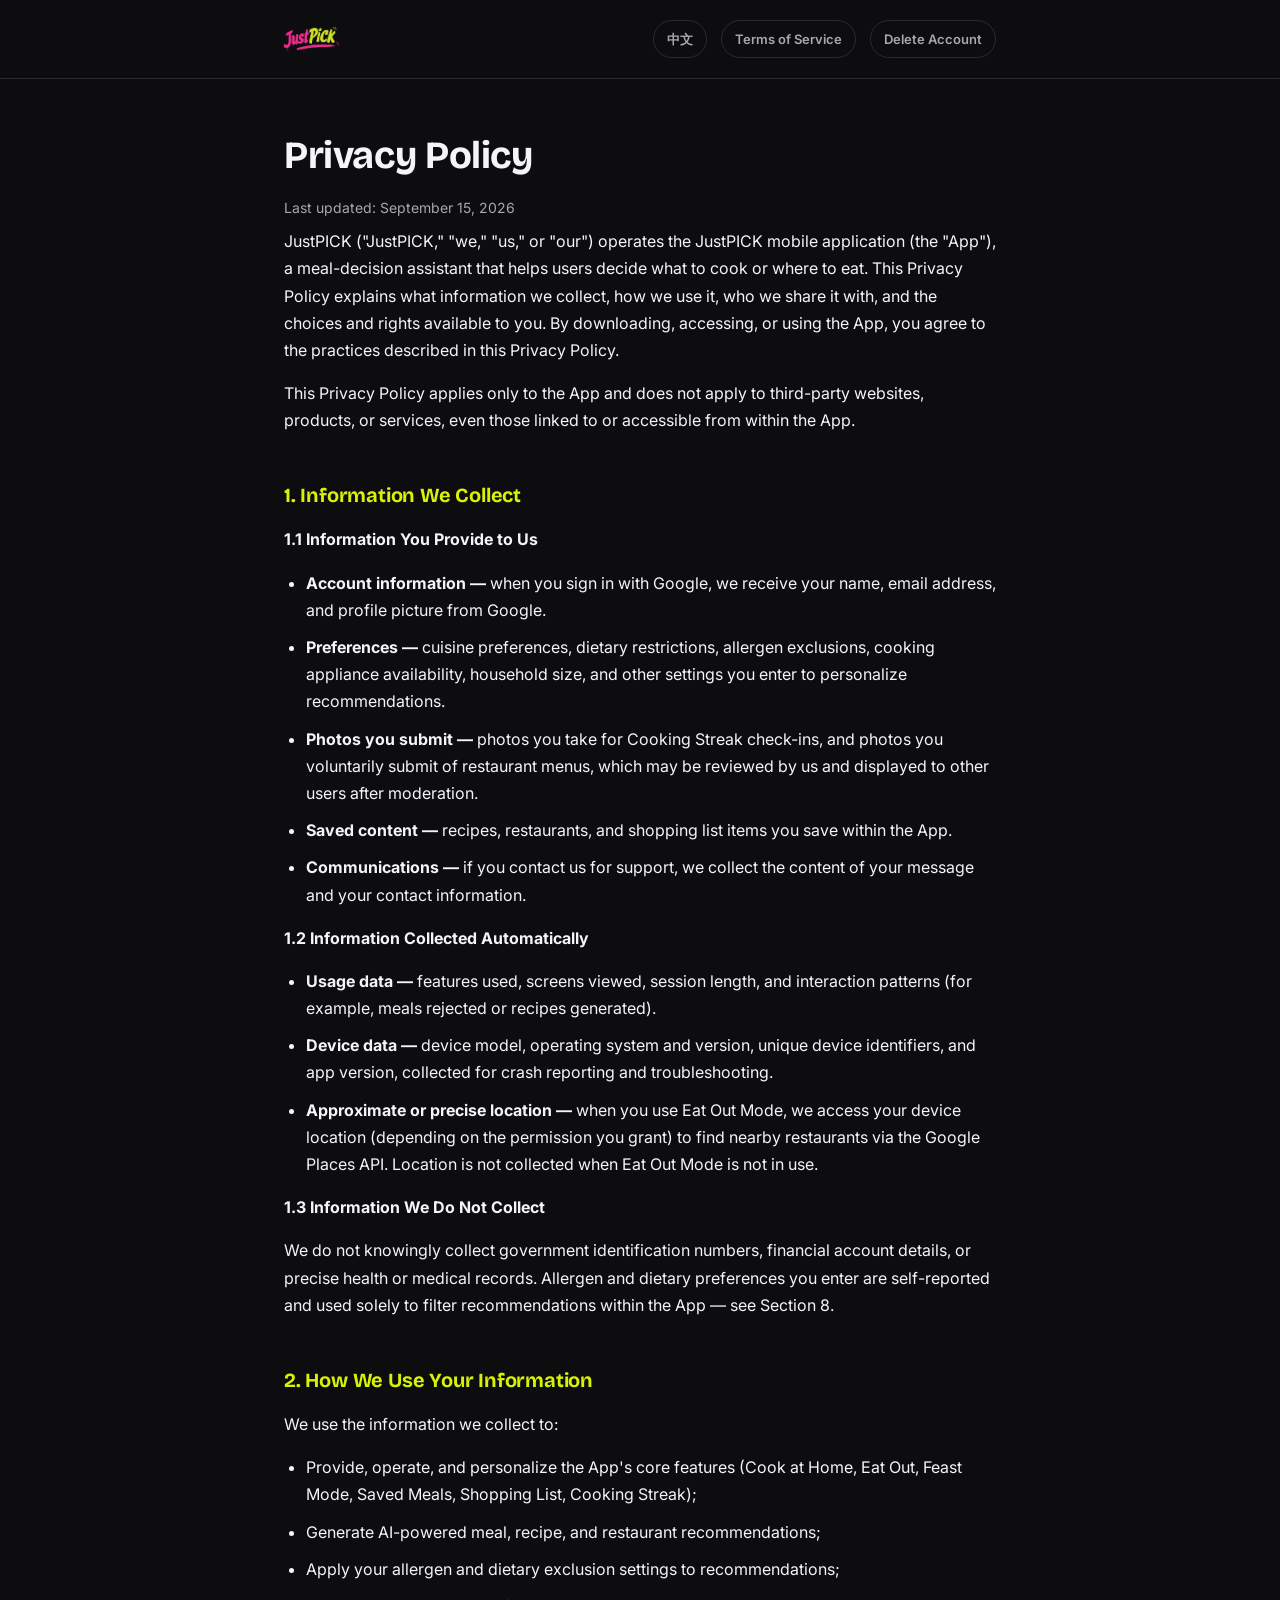
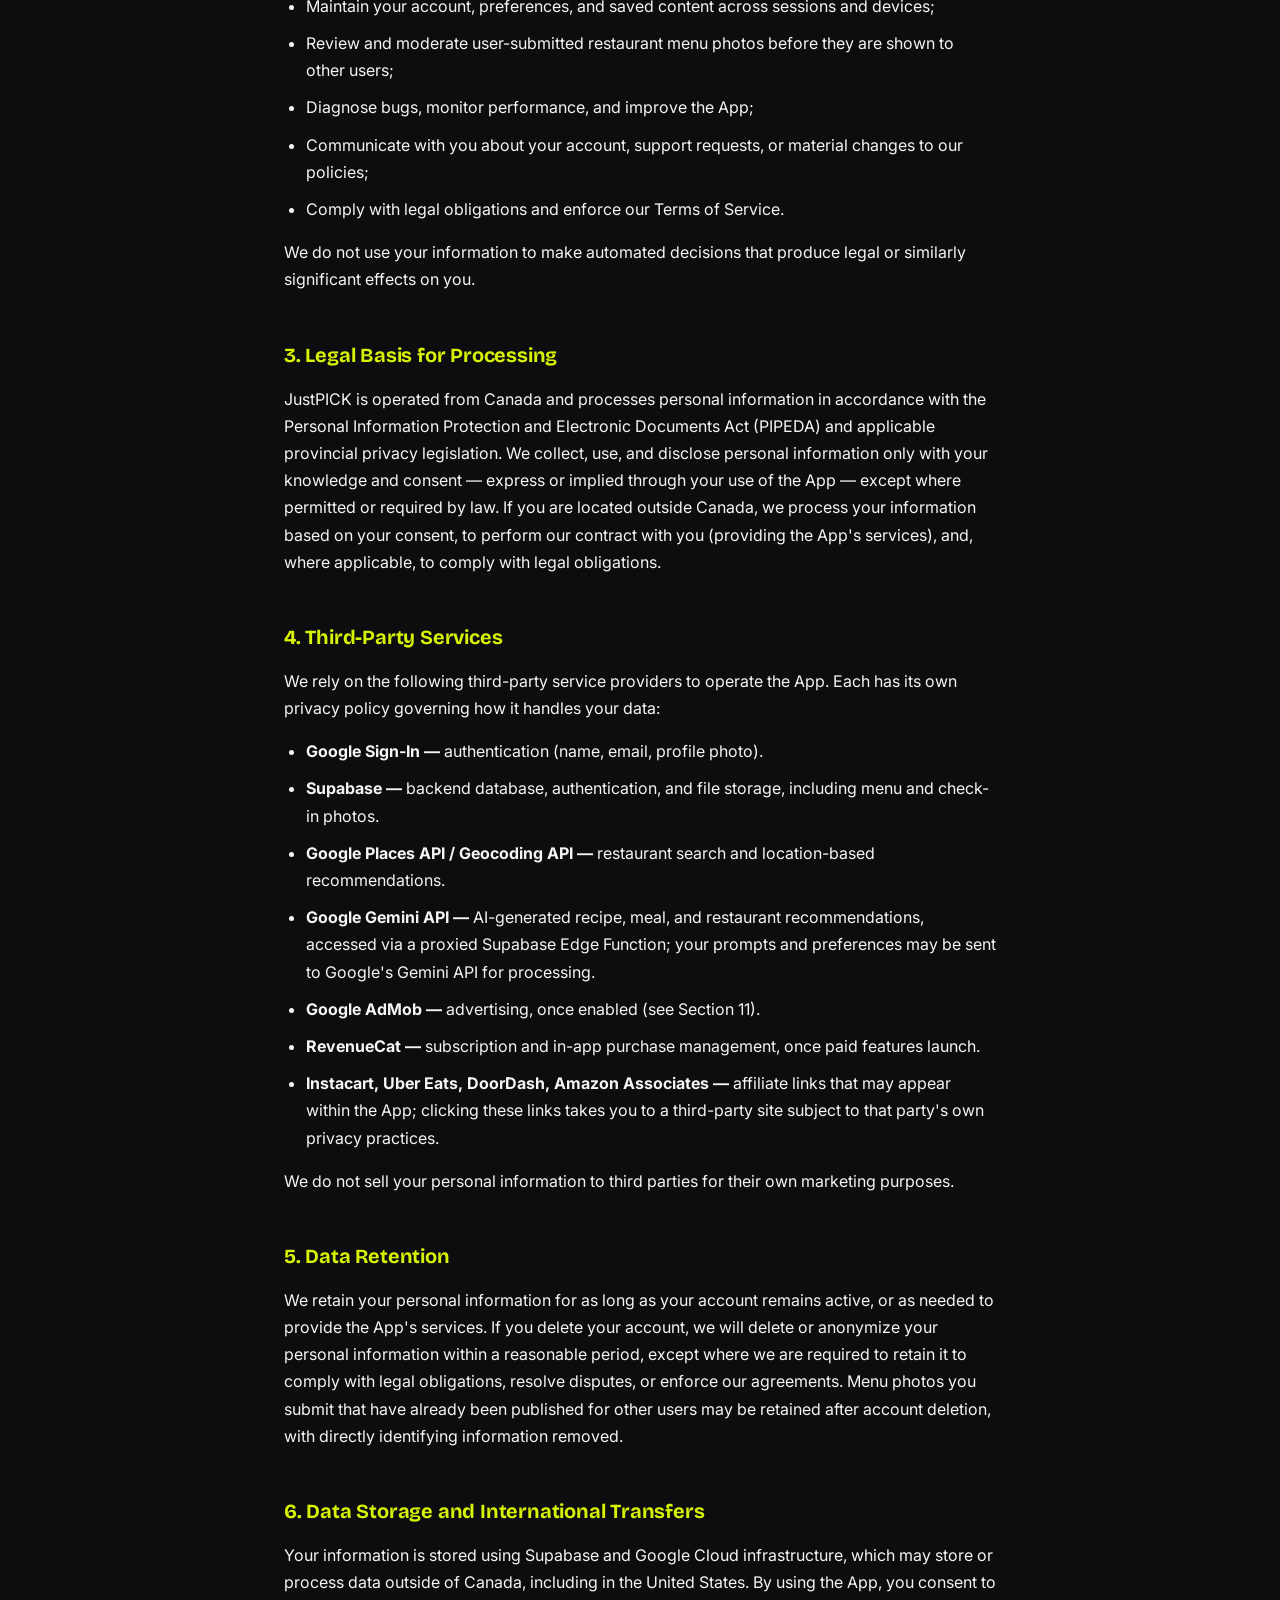
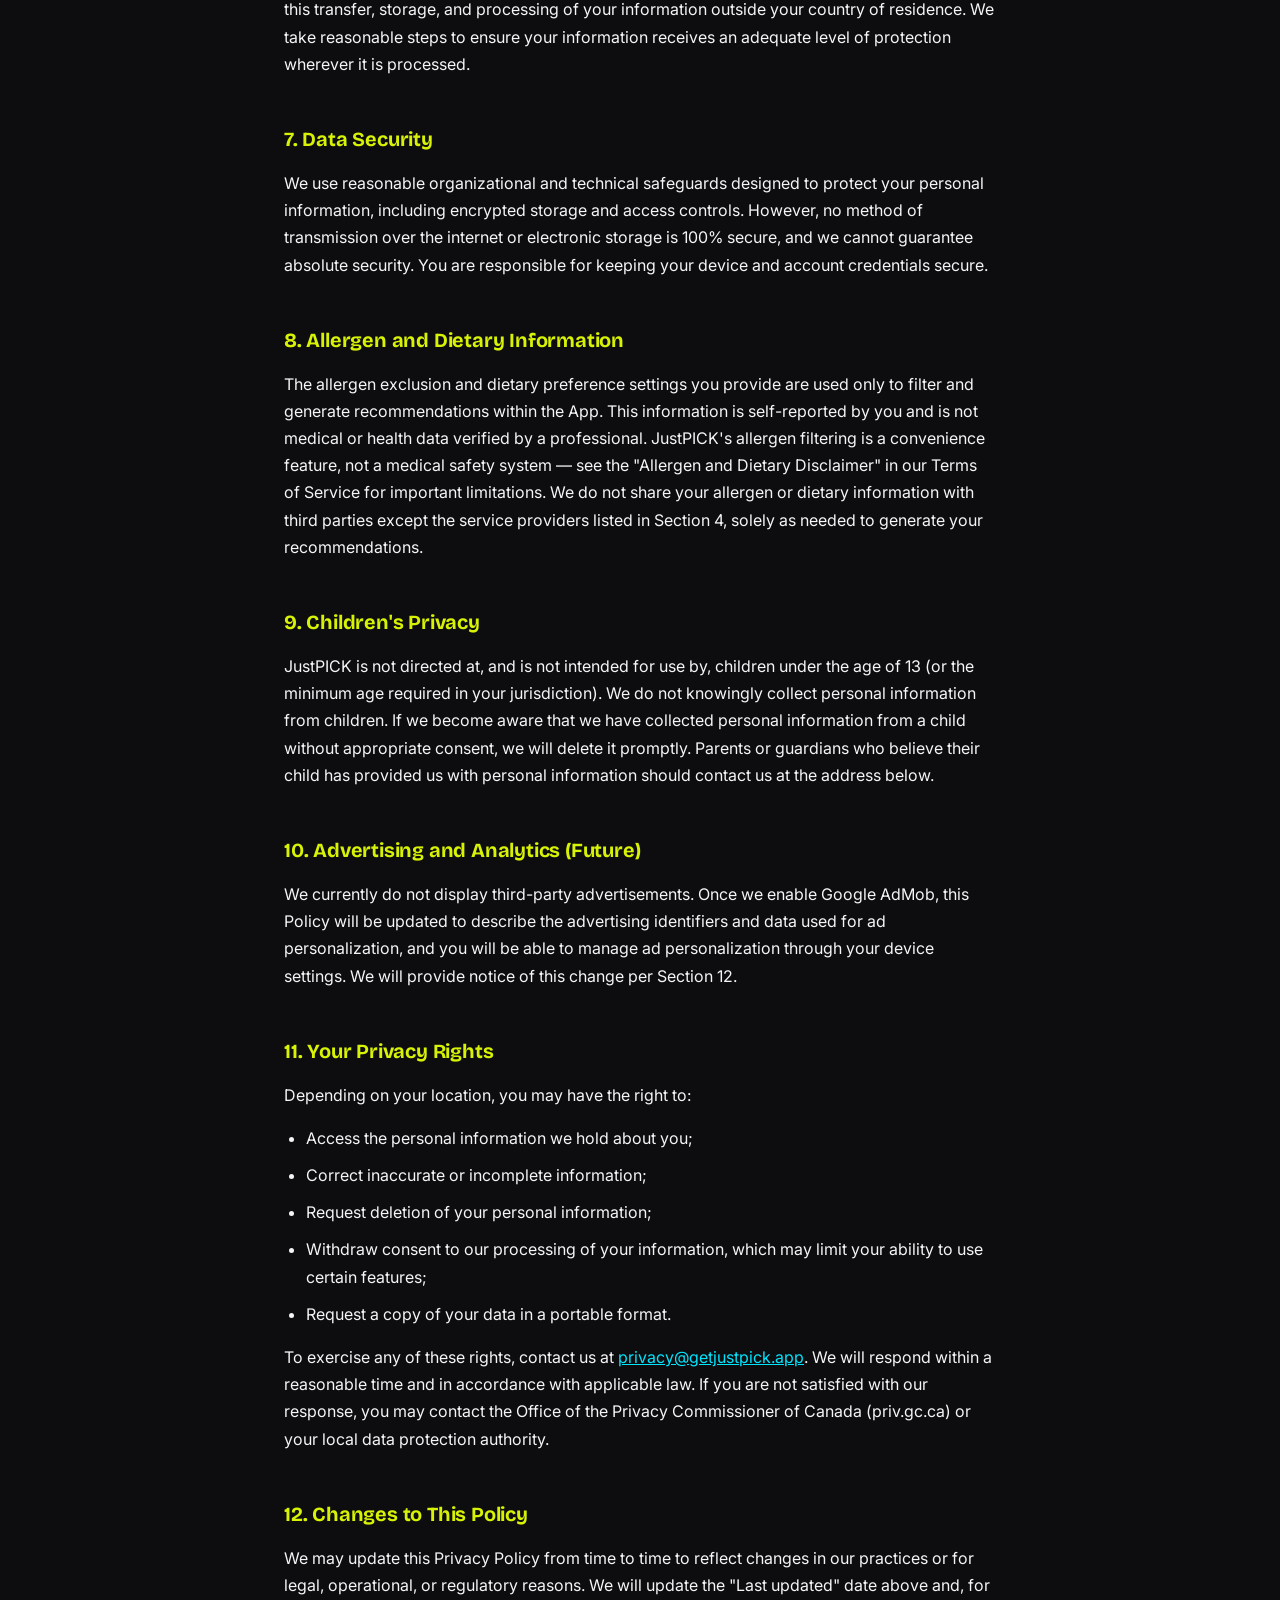
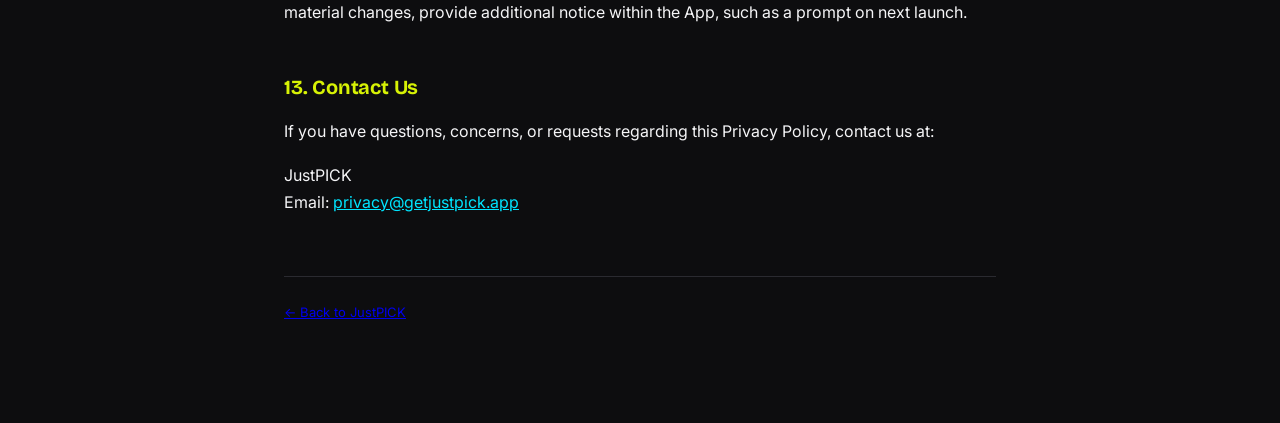
<file: privacy.html>
<!doctype html>
<html lang="en">
<head>
<meta charset="UTF-8" />
<meta name="viewport" content="width=device-width, initial-scale=1" />
<title>Privacy Policy — JustPICK</title>
<link rel="preconnect" href="https://fonts.googleapis.com">
<link rel="preconnect" href="https://fonts.gstatic.com" crossorigin>
<link href="https://fonts.googleapis.com/css2?family=Bricolage+Grotesque:wght@700;800&family=Inter:wght@400;500;600;700&display=swap" rel="stylesheet">
<link rel="icon" href="assets/favicon.png?v=2" />
<link rel="stylesheet" href="style.css?v=2" />
</head>
<body>
<header class="top">
  <div class="top-inner">
    <a class="logo" href="https://getjustpick.app"><img src="assets/wordmark.png" alt="JustPICK" /></a>
    <div class="top-actions">
      <a href="privacy-zh.html">中文</a>
      <a href="terms.html">Terms of Service</a>
      <a href="delete-account.html">Delete Account</a>
    </div>
  </div>
</header>

<div class="wrap">
  <h1>Privacy Policy</h1>
  <p class="meta">Last updated: September 15, 2026</p>

  <p>JustPICK ("JustPICK," "we," "us," or "our") operates the JustPICK mobile application (the "App"), a meal-decision assistant that helps users decide what to cook or where to eat. This Privacy Policy explains what information we collect, how we use it, who we share it with, and the choices and rights available to you. By downloading, accessing, or using the App, you agree to the practices described in this Privacy Policy.</p>
  <p>This Privacy Policy applies only to the App and does not apply to third-party websites, products, or services, even those linked to or accessible from within the App.</p>

  <h2>1. Information We Collect</h2>
  <p><strong>1.1 Information You Provide to Us</strong></p>
  <ul>
    <li><strong>Account information —</strong> when you sign in with Google, we receive your name, email address, and profile picture from Google.</li>
    <li><strong>Preferences —</strong> cuisine preferences, dietary restrictions, allergen exclusions, cooking appliance availability, household size, and other settings you enter to personalize recommendations.</li>
    <li><strong>Photos you submit —</strong> photos you take for Cooking Streak check-ins, and photos you voluntarily submit of restaurant menus, which may be reviewed by us and displayed to other users after moderation.</li>
    <li><strong>Saved content —</strong> recipes, restaurants, and shopping list items you save within the App.</li>
    <li><strong>Communications —</strong> if you contact us for support, we collect the content of your message and your contact information.</li>
  </ul>
  <p><strong>1.2 Information Collected Automatically</strong></p>
  <ul>
    <li><strong>Usage data —</strong> features used, screens viewed, session length, and interaction patterns (for example, meals rejected or recipes generated).</li>
    <li><strong>Device data —</strong> device model, operating system and version, unique device identifiers, and app version, collected for crash reporting and troubleshooting.</li>
    <li><strong>Approximate or precise location —</strong> when you use Eat Out Mode, we access your device location (depending on the permission you grant) to find nearby restaurants via the Google Places API. Location is not collected when Eat Out Mode is not in use.</li>
  </ul>
  <p><strong>1.3 Information We Do Not Collect</strong></p>
  <p>We do not knowingly collect government identification numbers, financial account details, or precise health or medical records. Allergen and dietary preferences you enter are self-reported and used solely to filter recommendations within the App — see Section 8.</p>

  <h2>2. How We Use Your Information</h2>
  <p>We use the information we collect to:</p>
  <ul>
    <li>Provide, operate, and personalize the App's core features (Cook at Home, Eat Out, Feast Mode, Saved Meals, Shopping List, Cooking Streak);</li>
    <li>Generate AI-powered meal, recipe, and restaurant recommendations;</li>
    <li>Apply your allergen and dietary exclusion settings to recommendations;</li>
    <li>Maintain your account, preferences, and saved content across sessions and devices;</li>
    <li>Review and moderate user-submitted restaurant menu photos before they are shown to other users;</li>
    <li>Diagnose bugs, monitor performance, and improve the App;</li>
    <li>Communicate with you about your account, support requests, or material changes to our policies;</li>
    <li>Comply with legal obligations and enforce our Terms of Service.</li>
  </ul>
  <p>We do not use your information to make automated decisions that produce legal or similarly significant effects on you.</p>

  <h2>3. Legal Basis for Processing</h2>
  <p>JustPICK is operated from Canada and processes personal information in accordance with the Personal Information Protection and Electronic Documents Act (PIPEDA) and applicable provincial privacy legislation. We collect, use, and disclose personal information only with your knowledge and consent — express or implied through your use of the App — except where permitted or required by law. If you are located outside Canada, we process your information based on your consent, to perform our contract with you (providing the App's services), and, where applicable, to comply with legal obligations.</p>

  <h2>4. Third-Party Services</h2>
  <p>We rely on the following third-party service providers to operate the App. Each has its own privacy policy governing how it handles your data:</p>
  <ul>
    <li><strong>Google Sign-In —</strong> authentication (name, email, profile photo).</li>
    <li><strong>Supabase —</strong> backend database, authentication, and file storage, including menu and check-in photos.</li>
    <li><strong>Google Places API / Geocoding API —</strong> restaurant search and location-based recommendations.</li>
    <li><strong>Google Gemini API —</strong> AI-generated recipe, meal, and restaurant recommendations, accessed via a proxied Supabase Edge Function; your prompts and preferences may be sent to Google's Gemini API for processing.</li>
    <li><strong>Google AdMob —</strong> advertising, once enabled (see Section 11).</li>
    <li><strong>RevenueCat —</strong> subscription and in-app purchase management, once paid features launch.</li>
    <li><strong>Instacart, Uber Eats, DoorDash, Amazon Associates —</strong> affiliate links that may appear within the App; clicking these links takes you to a third-party site subject to that party's own privacy practices.</li>
  </ul>
  <p>We do not sell your personal information to third parties for their own marketing purposes.</p>

  <h2>5. Data Retention</h2>
  <p>We retain your personal information for as long as your account remains active, or as needed to provide the App's services. If you delete your account, we will delete or anonymize your personal information within a reasonable period, except where we are required to retain it to comply with legal obligations, resolve disputes, or enforce our agreements. Menu photos you submit that have already been published for other users may be retained after account deletion, with directly identifying information removed.</p>

  <h2>6. Data Storage and International Transfers</h2>
  <p>Your information is stored using Supabase and Google Cloud infrastructure, which may store or process data outside of Canada, including in the United States. By using the App, you consent to this transfer, storage, and processing of your information outside your country of residence. We take reasonable steps to ensure your information receives an adequate level of protection wherever it is processed.</p>

  <h2>7. Data Security</h2>
  <p>We use reasonable organizational and technical safeguards designed to protect your personal information, including encrypted storage and access controls. However, no method of transmission over the internet or electronic storage is 100% secure, and we cannot guarantee absolute security. You are responsible for keeping your device and account credentials secure.</p>

  <h2>8. Allergen and Dietary Information</h2>
  <p>The allergen exclusion and dietary preference settings you provide are used only to filter and generate recommendations within the App. This information is self-reported by you and is not medical or health data verified by a professional. JustPICK's allergen filtering is a convenience feature, not a medical safety system — see the "Allergen and Dietary Disclaimer" in our Terms of Service for important limitations. We do not share your allergen or dietary information with third parties except the service providers listed in Section 4, solely as needed to generate your recommendations.</p>

  <h2>9. Children's Privacy</h2>
  <p>JustPICK is not directed at, and is not intended for use by, children under the age of 13 (or the minimum age required in your jurisdiction). We do not knowingly collect personal information from children. If we become aware that we have collected personal information from a child without appropriate consent, we will delete it promptly. Parents or guardians who believe their child has provided us with personal information should contact us at the address below.</p>

  <h2>10. Advertising and Analytics (Future)</h2>
  <p>We currently do not display third-party advertisements. Once we enable Google AdMob, this Policy will be updated to describe the advertising identifiers and data used for ad personalization, and you will be able to manage ad personalization through your device settings. We will provide notice of this change per Section 12.</p>

  <h2>11. Your Privacy Rights</h2>
  <p>Depending on your location, you may have the right to:</p>
  <ul>
    <li>Access the personal information we hold about you;</li>
    <li>Correct inaccurate or incomplete information;</li>
    <li>Request deletion of your personal information;</li>
    <li>Withdraw consent to our processing of your information, which may limit your ability to use certain features;</li>
    <li>Request a copy of your data in a portable format.</li>
  </ul>
  <p>To exercise any of these rights, contact us at <a class="inline" href="mailto:privacy@getjustpick.app">privacy@getjustpick.app</a>. We will respond within a reasonable time and in accordance with applicable law. If you are not satisfied with our response, you may contact the Office of the Privacy Commissioner of Canada (priv.gc.ca) or your local data protection authority.</p>

  <h2>12. Changes to This Policy</h2>
  <p>We may update this Privacy Policy from time to time to reflect changes in our practices or for legal, operational, or regulatory reasons. We will update the "Last updated" date above and, for material changes, provide additional notice within the App, such as a prompt on next launch.</p>

  <h2>13. Contact Us</h2>
  <p>If you have questions, concerns, or requests regarding this Privacy Policy, contact us at:</p>
  <p>JustPICK<br />Email: <a class="inline" href="mailto:privacy@getjustpick.app">privacy@getjustpick.app</a></p>

  <footer class="bottom">
    <a href="https://getjustpick.app">← Back to JustPICK</a>
  </footer>
</div>
</body>
</html>
</file>
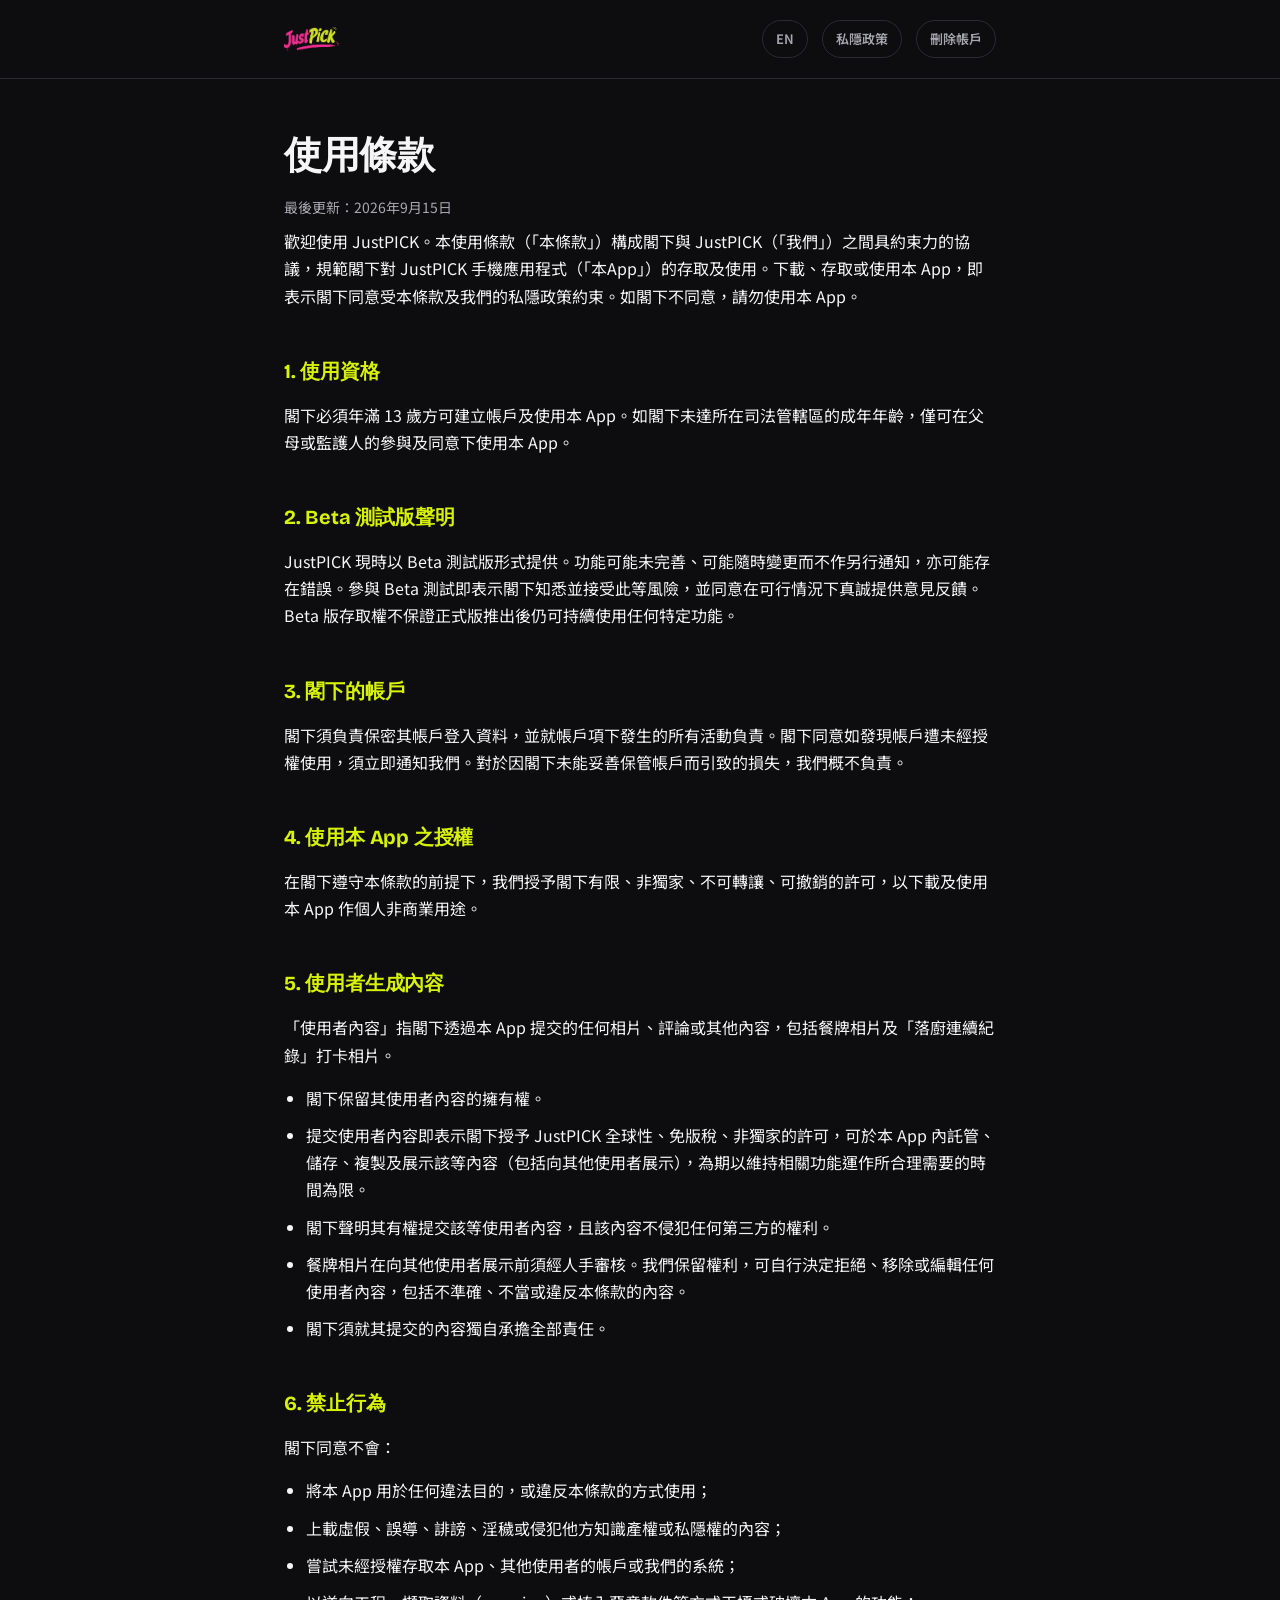
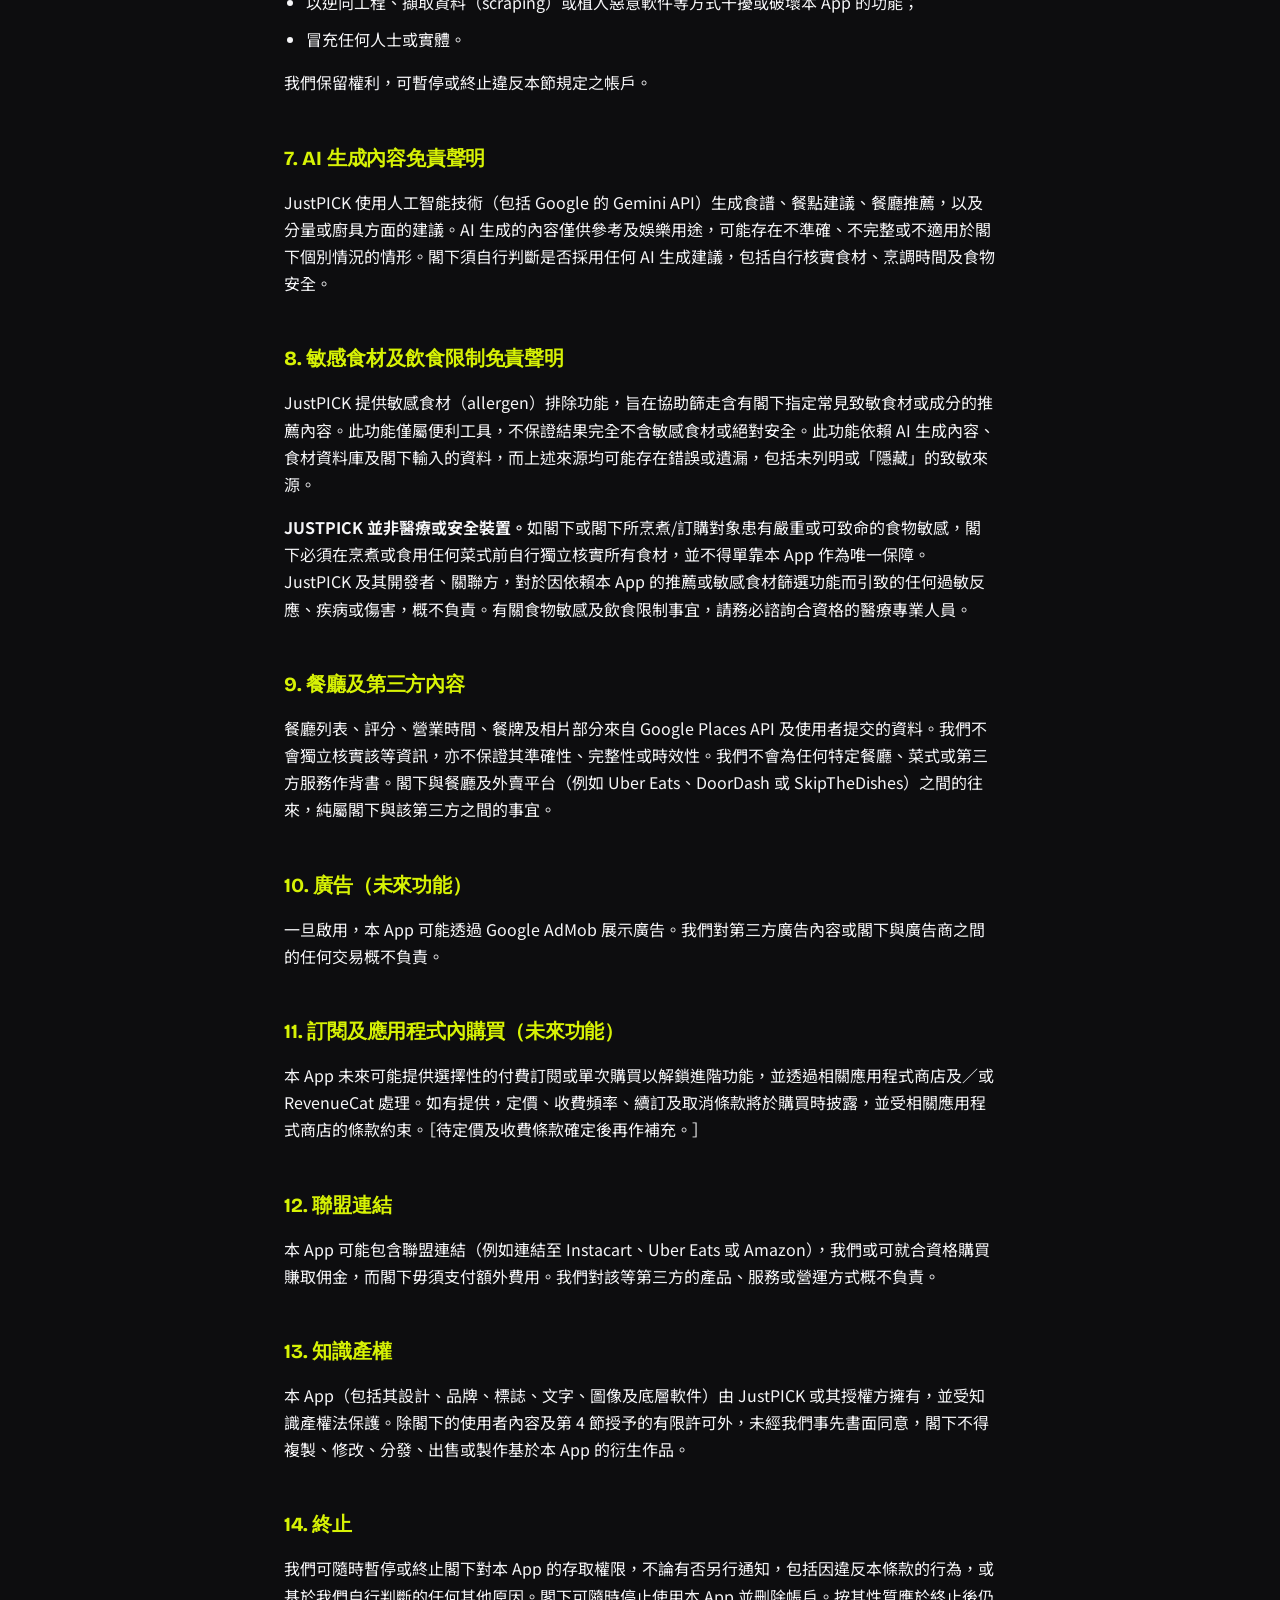
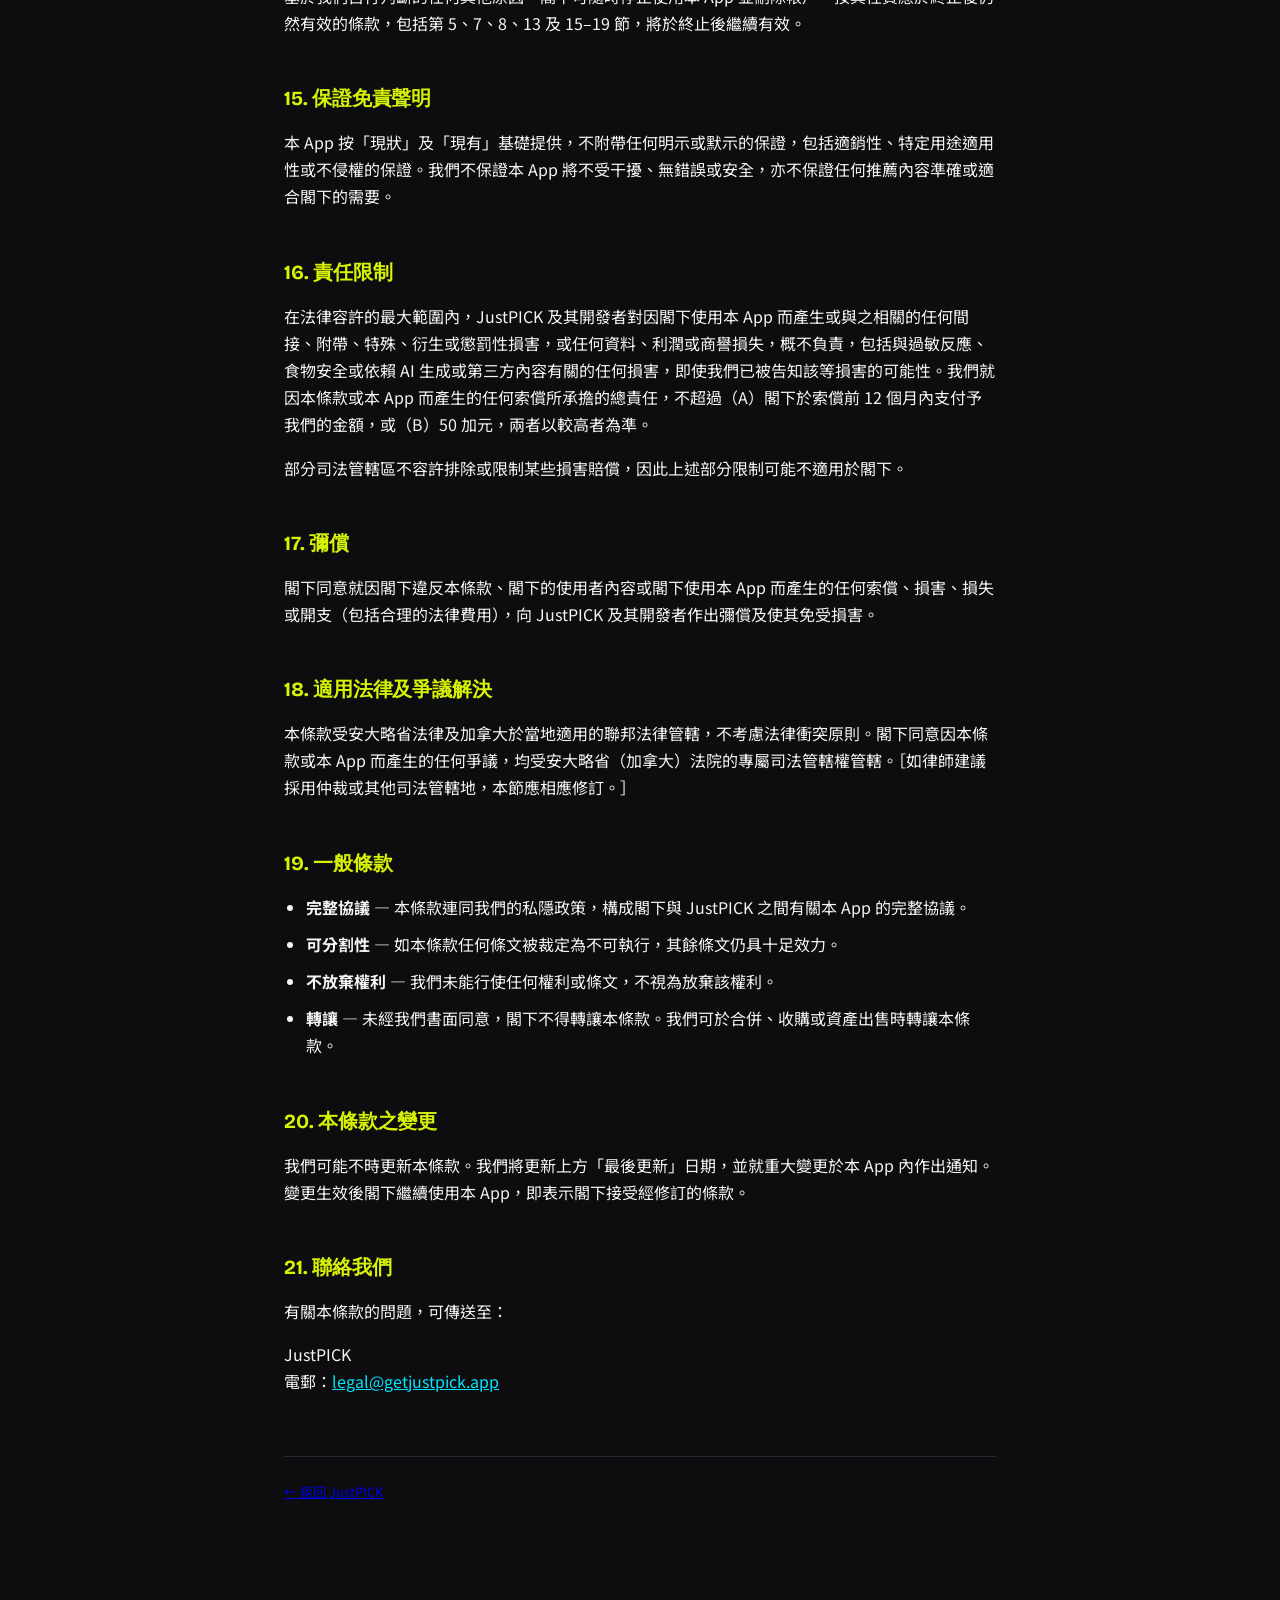
<file: terms-zh.html>
<!doctype html>
<html lang="zh-Hant">
<head>
<meta charset="UTF-8" />
<meta name="viewport" content="width=device-width, initial-scale=1" />
<title>使用條款 — JustPICK</title>
<link rel="preconnect" href="https://fonts.googleapis.com">
<link rel="preconnect" href="https://fonts.gstatic.com" crossorigin>
<link href="https://fonts.googleapis.com/css2?family=Bricolage+Grotesque:wght@700;800&family=Noto+Sans+TC:wght@400;500;700&display=swap" rel="stylesheet">
<link rel="icon" href="assets/favicon.png?v=2" />
<link rel="stylesheet" href="style.css?v=2" />
</head>
<body>
<header class="top">
  <div class="top-inner">
    <a class="logo" href="https://getjustpick.app"><img src="assets/wordmark.png" alt="JustPICK" /></a>
    <div class="top-actions">
      <a href="terms.html">EN</a>
      <a href="privacy-zh.html">私隱政策</a>
      <a href="delete-account-zh.html">刪除帳戶</a>
    </div>
  </div>
</header>

<div class="wrap">
  <h1>使用條款</h1>
  <p class="meta">最後更新：2026年9月15日</p>

  <p>歡迎使用 JustPICK。本使用條款（「本條款」）構成閣下與 JustPICK（「我們」）之間具約束力的協議，規範閣下對 JustPICK 手機應用程式（「本App」）的存取及使用。下載、存取或使用本 App，即表示閣下同意受本條款及我們的私隱政策約束。如閣下不同意，請勿使用本 App。</p>

  <h2>1. 使用資格</h2>
  <p>閣下必須年滿 13 歲方可建立帳戶及使用本 App。如閣下未達所在司法管轄區的成年年齡，僅可在父母或監護人的參與及同意下使用本 App。</p>

  <h2>2. Beta 測試版聲明</h2>
  <p>JustPICK 現時以 Beta 測試版形式提供。功能可能未完善、可能隨時變更而不作另行通知，亦可能存在錯誤。參與 Beta 測試即表示閣下知悉並接受此等風險，並同意在可行情況下真誠提供意見反饋。Beta 版存取權不保證正式版推出後仍可持續使用任何特定功能。</p>

  <h2>3. 閣下的帳戶</h2>
  <p>閣下須負責保密其帳戶登入資料，並就帳戶項下發生的所有活動負責。閣下同意如發現帳戶遭未經授權使用，須立即通知我們。對於因閣下未能妥善保管帳戶而引致的損失，我們概不負責。</p>

  <h2>4. 使用本 App 之授權</h2>
  <p>在閣下遵守本條款的前提下，我們授予閣下有限、非獨家、不可轉讓、可撤銷的許可，以下載及使用本 App 作個人非商業用途。</p>

  <h2>5. 使用者生成內容</h2>
  <p>「使用者內容」指閣下透過本 App 提交的任何相片、評論或其他內容，包括餐牌相片及「落廚連續紀錄」打卡相片。</p>
  <ul>
    <li>閣下保留其使用者內容的擁有權。</li>
    <li>提交使用者內容即表示閣下授予 JustPICK 全球性、免版稅、非獨家的許可，可於本 App 內託管、儲存、複製及展示該等內容（包括向其他使用者展示），為期以維持相關功能運作所合理需要的時間為限。</li>
    <li>閣下聲明其有權提交該等使用者內容，且該內容不侵犯任何第三方的權利。</li>
    <li>餐牌相片在向其他使用者展示前須經人手審核。我們保留權利，可自行決定拒絕、移除或編輯任何使用者內容，包括不準確、不當或違反本條款的內容。</li>
    <li>閣下須就其提交的內容獨自承擔全部責任。</li>
  </ul>

  <h2>6. 禁止行為</h2>
  <p>閣下同意不會：</p>
  <ul>
    <li>將本 App 用於任何違法目的，或違反本條款的方式使用；</li>
    <li>上載虛假、誤導、誹謗、淫穢或侵犯他方知識產權或私隱權的內容；</li>
    <li>嘗試未經授權存取本 App、其他使用者的帳戶或我們的系統；</li>
    <li>以逆向工程、擷取資料（scraping）或植入惡意軟件等方式干擾或破壞本 App 的功能；</li>
    <li>冒充任何人士或實體。</li>
  </ul>
  <p>我們保留權利，可暫停或終止違反本節規定之帳戶。</p>

  <h2>7. AI 生成內容免責聲明</h2>
  <p>JustPICK 使用人工智能技術（包括 Google 的 Gemini API）生成食譜、餐點建議、餐廳推薦，以及分量或廚具方面的建議。AI 生成的內容僅供參考及娛樂用途，可能存在不準確、不完整或不適用於閣下個別情況的情形。閣下須自行判斷是否採用任何 AI 生成建議，包括自行核實食材、烹調時間及食物安全。</p>

  <h2>8. 敏感食材及飲食限制免責聲明</h2>
  <p>JustPICK 提供敏感食材（allergen）排除功能，旨在協助篩走含有閣下指定常見致敏食材或成分的推薦內容。此功能僅屬便利工具，不保證結果完全不含敏感食材或絕對安全。此功能依賴 AI 生成內容、食材資料庫及閣下輸入的資料，而上述來源均可能存在錯誤或遺漏，包括未列明或「隱藏」的致敏來源。</p>
  <p><strong>JUSTPICK 並非醫療或安全裝置。</strong>如閣下或閣下所烹煮/訂購對象患有嚴重或可致命的食物敏感，閣下必須在烹煮或食用任何菜式前自行獨立核實所有食材，並不得單靠本 App 作為唯一保障。JustPICK 及其開發者、關聯方，對於因依賴本 App 的推薦或敏感食材篩選功能而引致的任何過敏反應、疾病或傷害，概不負責。有關食物敏感及飲食限制事宜，請務必諮詢合資格的醫療專業人員。</p>

  <h2>9. 餐廳及第三方內容</h2>
  <p>餐廳列表、評分、營業時間、餐牌及相片部分來自 Google Places API 及使用者提交的資料。我們不會獨立核實該等資訊，亦不保證其準確性、完整性或時效性。我們不會為任何特定餐廳、菜式或第三方服務作背書。閣下與餐廳及外賣平台（例如 Uber Eats、DoorDash 或 SkipTheDishes）之間的往來，純屬閣下與該第三方之間的事宜。</p>

  <h2>10. 廣告（未來功能）</h2>
  <p>一旦啟用，本 App 可能透過 Google AdMob 展示廣告。我們對第三方廣告內容或閣下與廣告商之間的任何交易概不負責。</p>

  <h2>11. 訂閱及應用程式內購買（未來功能）</h2>
  <p>本 App 未來可能提供選擇性的付費訂閱或單次購買以解鎖進階功能，並透過相關應用程式商店及／或 RevenueCat 處理。如有提供，定價、收費頻率、續訂及取消條款將於購買時披露，並受相關應用程式商店的條款約束。［待定價及收費條款確定後再作補充。］</p>

  <h2>12. 聯盟連結</h2>
  <p>本 App 可能包含聯盟連結（例如連結至 Instacart、Uber Eats 或 Amazon），我們或可就合資格購買賺取佣金，而閣下毋須支付額外費用。我們對該等第三方的產品、服務或營運方式概不負責。</p>

  <h2>13. 知識產權</h2>
  <p>本 App（包括其設計、品牌、標誌、文字、圖像及底層軟件）由 JustPICK 或其授權方擁有，並受知識產權法保護。除閣下的使用者內容及第 4 節授予的有限許可外，未經我們事先書面同意，閣下不得複製、修改、分發、出售或製作基於本 App 的衍生作品。</p>

  <h2>14. 終止</h2>
  <p>我們可隨時暫停或終止閣下對本 App 的存取權限，不論有否另行通知，包括因違反本條款的行為，或基於我們自行判斷的任何其他原因。閣下可隨時停止使用本 App 並刪除帳戶。按其性質應於終止後仍然有效的條款，包括第 5、7、8、13 及 15–19 節，將於終止後繼續有效。</p>

  <h2>15. 保證免責聲明</h2>
  <p>本 App 按「現狀」及「現有」基礎提供，不附帶任何明示或默示的保證，包括適銷性、特定用途適用性或不侵權的保證。我們不保證本 App 將不受干擾、無錯誤或安全，亦不保證任何推薦內容準確或適合閣下的需要。</p>

  <h2>16. 責任限制</h2>
  <p>在法律容許的最大範圍內，JustPICK 及其開發者對因閣下使用本 App 而產生或與之相關的任何間接、附帶、特殊、衍生或懲罰性損害，或任何資料、利潤或商譽損失，概不負責，包括與過敏反應、食物安全或依賴 AI 生成或第三方內容有關的任何損害，即使我們已被告知該等損害的可能性。我們就因本條款或本 App 而產生的任何索償所承擔的總責任，不超過（A）閣下於索償前 12 個月內支付予我們的金額，或（B）50 加元，兩者以較高者為準。</p>
  <p>部分司法管轄區不容許排除或限制某些損害賠償，因此上述部分限制可能不適用於閣下。</p>

  <h2>17. 彌償</h2>
  <p>閣下同意就因閣下違反本條款、閣下的使用者內容或閣下使用本 App 而產生的任何索償、損害、損失或開支（包括合理的法律費用），向 JustPICK 及其開發者作出彌償及使其免受損害。</p>

  <h2>18. 適用法律及爭議解決</h2>
  <p>本條款受安大略省法律及加拿大於當地適用的聯邦法律管轄，不考慮法律衝突原則。閣下同意因本條款或本 App 而產生的任何爭議，均受安大略省（加拿大）法院的專屬司法管轄權管轄。［如律師建議採用仲裁或其他司法管轄地，本節應相應修訂。］</p>

  <h2>19. 一般條款</h2>
  <ul>
    <li><strong>完整協議 —</strong> 本條款連同我們的私隱政策，構成閣下與 JustPICK 之間有關本 App 的完整協議。</li>
    <li><strong>可分割性 —</strong> 如本條款任何條文被裁定為不可執行，其餘條文仍具十足效力。</li>
    <li><strong>不放棄權利 —</strong> 我們未能行使任何權利或條文，不視為放棄該權利。</li>
    <li><strong>轉讓 —</strong> 未經我們書面同意，閣下不得轉讓本條款。我們可於合併、收購或資產出售時轉讓本條款。</li>
  </ul>

  <h2>20. 本條款之變更</h2>
  <p>我們可能不時更新本條款。我們將更新上方「最後更新」日期，並就重大變更於本 App 內作出通知。變更生效後閣下繼續使用本 App，即表示閣下接受經修訂的條款。</p>

  <h2>21. 聯絡我們</h2>
  <p>有關本條款的問題，可傳送至：</p>
  <p>JustPICK<br />電郵：<a class="inline" href="mailto:legal@getjustpick.app">legal@getjustpick.app</a></p>

  <footer class="bottom">
    <a href="https://getjustpick.app">← 返回 JustPICK</a>
  </footer>
</div>
</body>
</html>
</file>
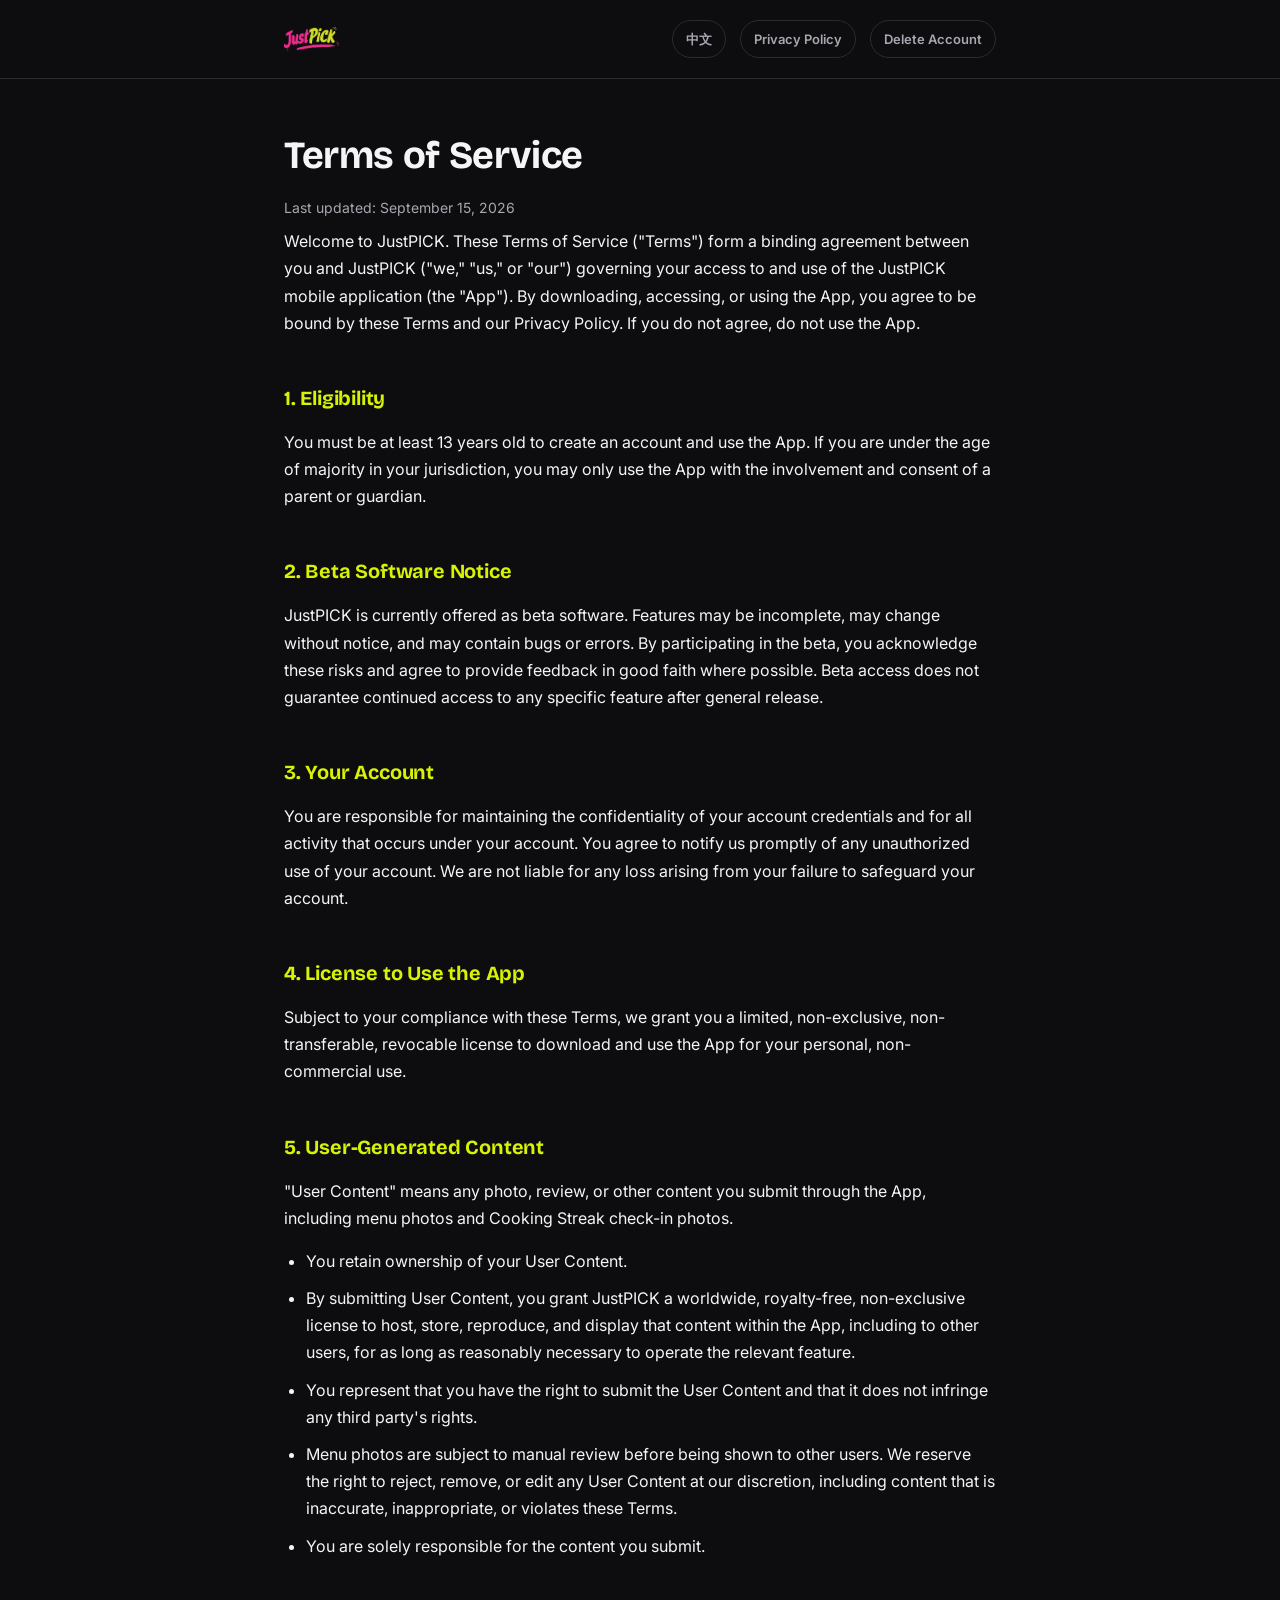
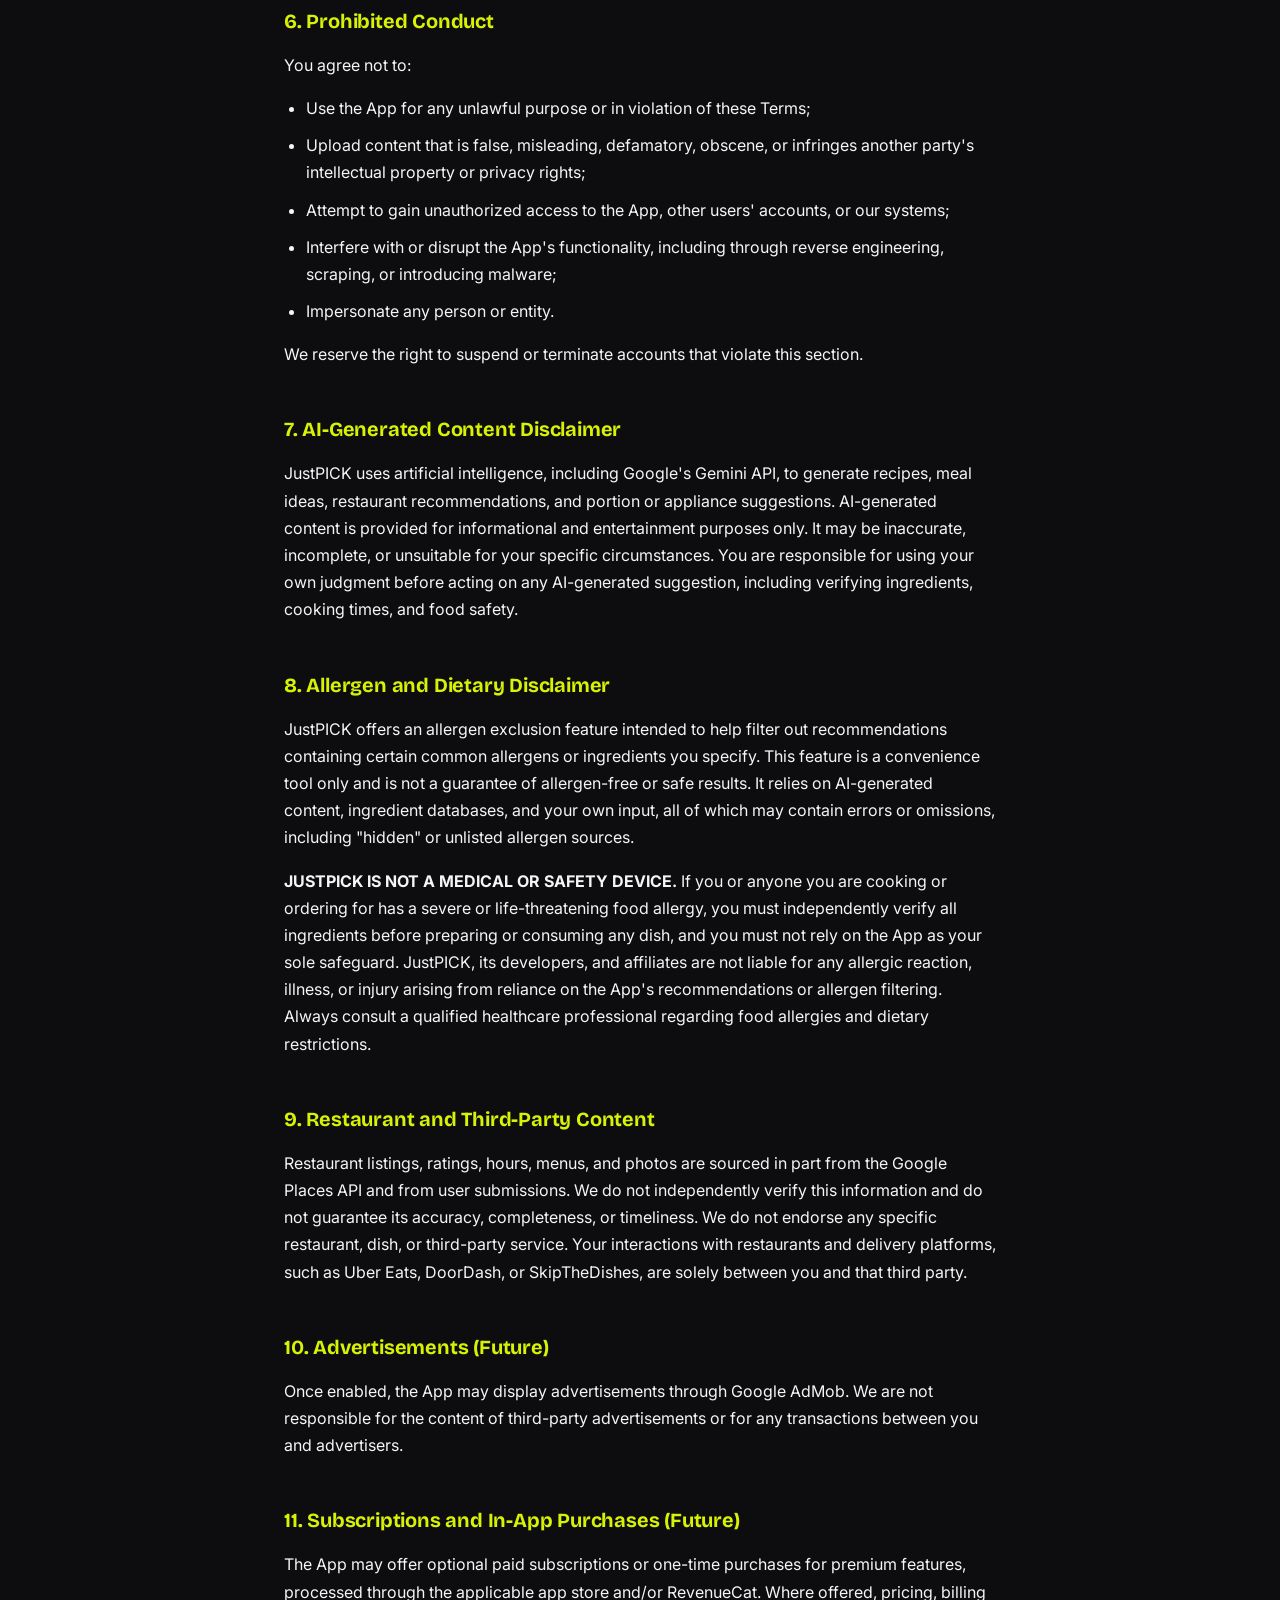
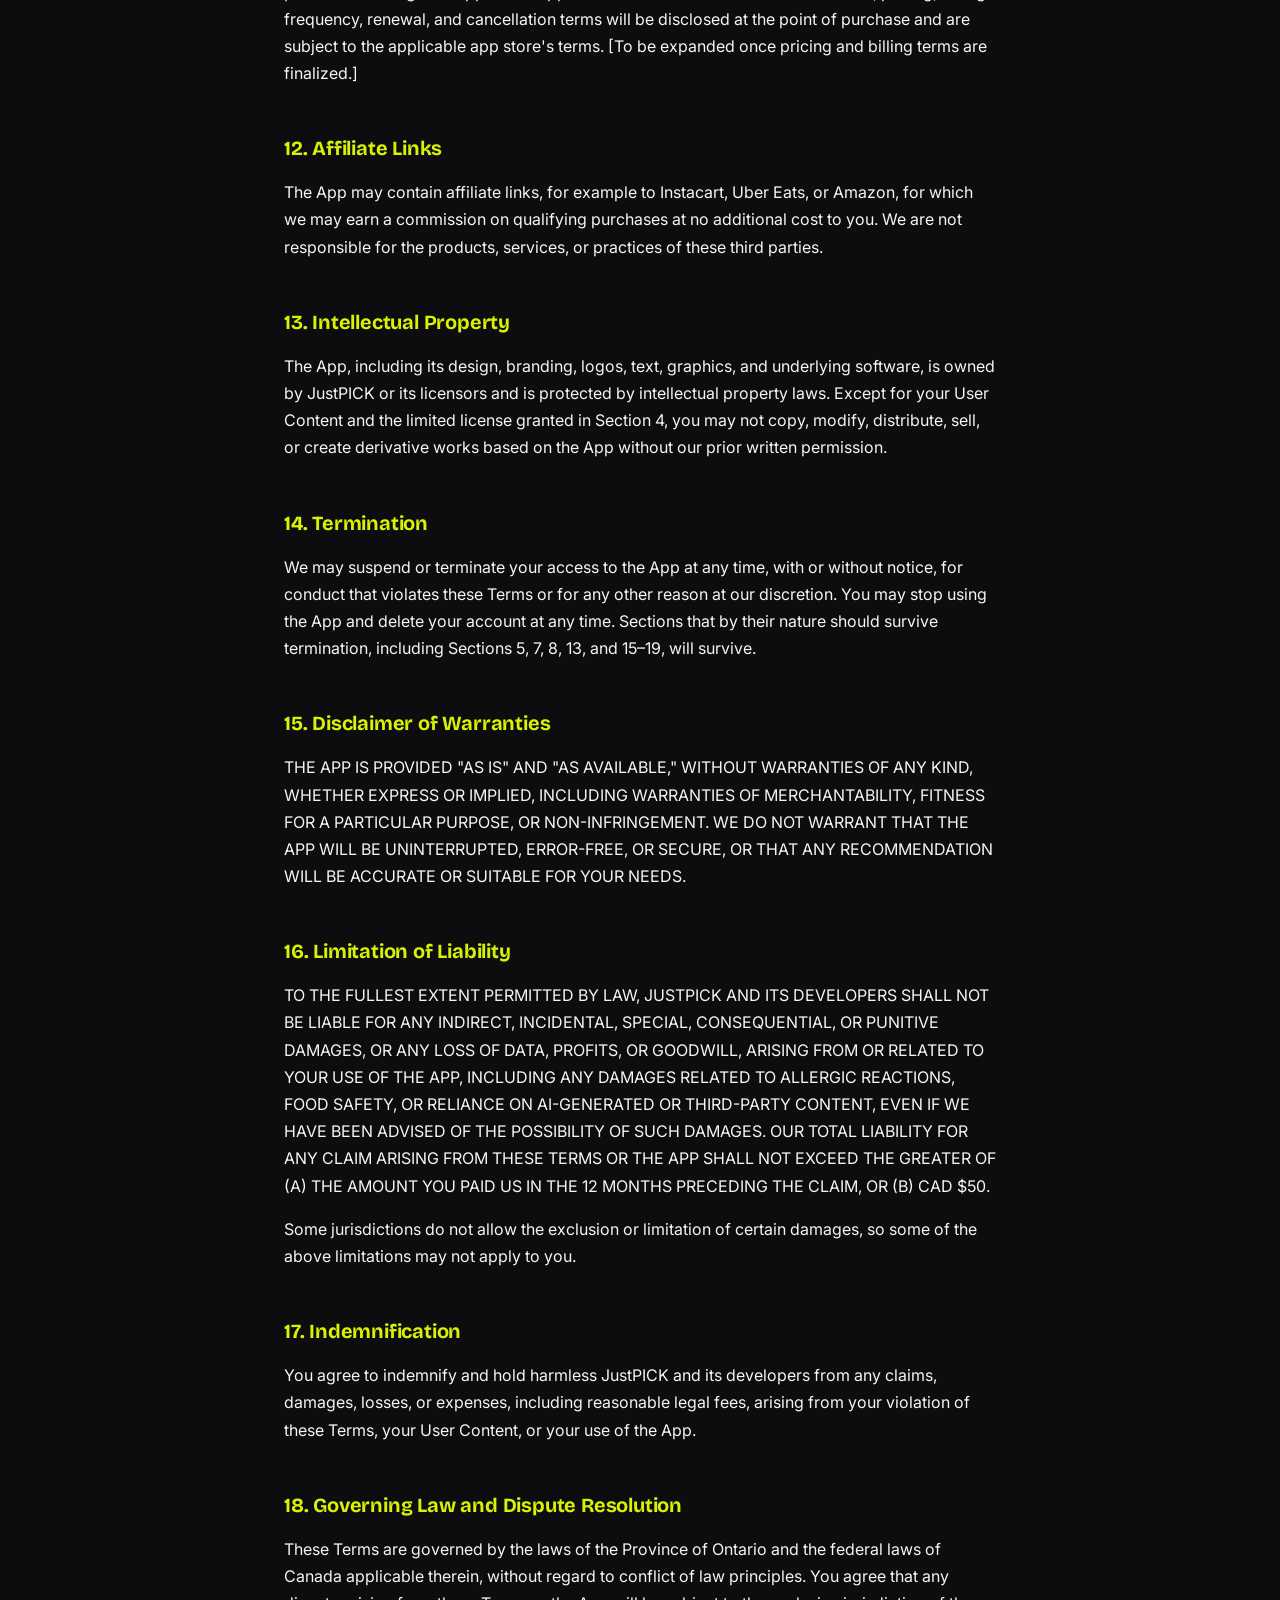
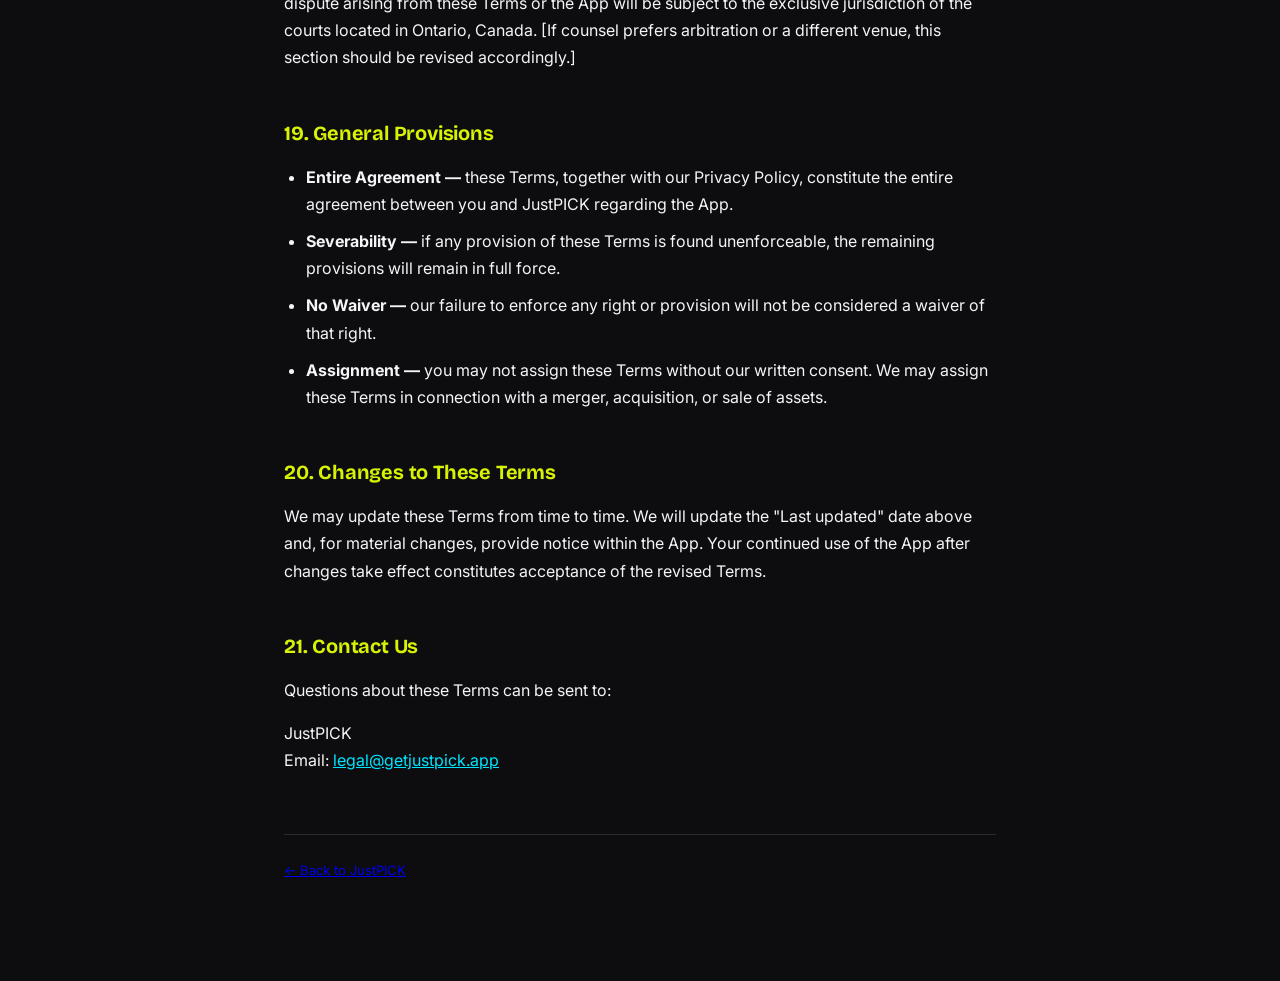
<file: terms.html>
<!doctype html>
<html lang="en">
<head>
<meta charset="UTF-8" />
<meta name="viewport" content="width=device-width, initial-scale=1" />
<title>Terms of Service — JustPICK</title>
<link rel="preconnect" href="https://fonts.googleapis.com">
<link rel="preconnect" href="https://fonts.gstatic.com" crossorigin>
<link href="https://fonts.googleapis.com/css2?family=Bricolage+Grotesque:wght@700;800&family=Inter:wght@400;500;600;700&display=swap" rel="stylesheet">
<link rel="icon" href="assets/favicon.png?v=2" />
<link rel="stylesheet" href="style.css?v=2" />
</head>
<body>
<header class="top">
  <div class="top-inner">
    <a class="logo" href="https://getjustpick.app"><img src="assets/wordmark.png" alt="JustPICK" /></a>
    <div class="top-actions">
      <a href="terms-zh.html">中文</a>
      <a href="privacy.html">Privacy Policy</a>
      <a href="delete-account.html">Delete Account</a>
    </div>
  </div>
</header>

<div class="wrap">
  <h1>Terms of Service</h1>
  <p class="meta">Last updated: September 15, 2026</p>

  <p>Welcome to JustPICK. These Terms of Service ("Terms") form a binding agreement between you and JustPICK ("we," "us," or "our") governing your access to and use of the JustPICK mobile application (the "App"). By downloading, accessing, or using the App, you agree to be bound by these Terms and our Privacy Policy. If you do not agree, do not use the App.</p>

  <h2>1. Eligibility</h2>
  <p>You must be at least 13 years old to create an account and use the App. If you are under the age of majority in your jurisdiction, you may only use the App with the involvement and consent of a parent or guardian.</p>

  <h2>2. Beta Software Notice</h2>
  <p>JustPICK is currently offered as beta software. Features may be incomplete, may change without notice, and may contain bugs or errors. By participating in the beta, you acknowledge these risks and agree to provide feedback in good faith where possible. Beta access does not guarantee continued access to any specific feature after general release.</p>

  <h2>3. Your Account</h2>
  <p>You are responsible for maintaining the confidentiality of your account credentials and for all activity that occurs under your account. You agree to notify us promptly of any unauthorized use of your account. We are not liable for any loss arising from your failure to safeguard your account.</p>

  <h2>4. License to Use the App</h2>
  <p>Subject to your compliance with these Terms, we grant you a limited, non-exclusive, non-transferable, revocable license to download and use the App for your personal, non-commercial use.</p>

  <h2>5. User-Generated Content</h2>
  <p>"User Content" means any photo, review, or other content you submit through the App, including menu photos and Cooking Streak check-in photos.</p>
  <ul>
    <li>You retain ownership of your User Content.</li>
    <li>By submitting User Content, you grant JustPICK a worldwide, royalty-free, non-exclusive license to host, store, reproduce, and display that content within the App, including to other users, for as long as reasonably necessary to operate the relevant feature.</li>
    <li>You represent that you have the right to submit the User Content and that it does not infringe any third party's rights.</li>
    <li>Menu photos are subject to manual review before being shown to other users. We reserve the right to reject, remove, or edit any User Content at our discretion, including content that is inaccurate, inappropriate, or violates these Terms.</li>
    <li>You are solely responsible for the content you submit.</li>
  </ul>

  <h2>6. Prohibited Conduct</h2>
  <p>You agree not to:</p>
  <ul>
    <li>Use the App for any unlawful purpose or in violation of these Terms;</li>
    <li>Upload content that is false, misleading, defamatory, obscene, or infringes another party's intellectual property or privacy rights;</li>
    <li>Attempt to gain unauthorized access to the App, other users' accounts, or our systems;</li>
    <li>Interfere with or disrupt the App's functionality, including through reverse engineering, scraping, or introducing malware;</li>
    <li>Impersonate any person or entity.</li>
  </ul>
  <p>We reserve the right to suspend or terminate accounts that violate this section.</p>

  <h2>7. AI-Generated Content Disclaimer</h2>
  <p>JustPICK uses artificial intelligence, including Google's Gemini API, to generate recipes, meal ideas, restaurant recommendations, and portion or appliance suggestions. AI-generated content is provided for informational and entertainment purposes only. It may be inaccurate, incomplete, or unsuitable for your specific circumstances. You are responsible for using your own judgment before acting on any AI-generated suggestion, including verifying ingredients, cooking times, and food safety.</p>

  <h2>8. Allergen and Dietary Disclaimer</h2>
  <p>JustPICK offers an allergen exclusion feature intended to help filter out recommendations containing certain common allergens or ingredients you specify. This feature is a convenience tool only and is not a guarantee of allergen-free or safe results. It relies on AI-generated content, ingredient databases, and your own input, all of which may contain errors or omissions, including "hidden" or unlisted allergen sources.</p>
  <p><strong>JUSTPICK IS NOT A MEDICAL OR SAFETY DEVICE.</strong> If you or anyone you are cooking or ordering for has a severe or life-threatening food allergy, you must independently verify all ingredients before preparing or consuming any dish, and you must not rely on the App as your sole safeguard. JustPICK, its developers, and affiliates are not liable for any allergic reaction, illness, or injury arising from reliance on the App's recommendations or allergen filtering. Always consult a qualified healthcare professional regarding food allergies and dietary restrictions.</p>

  <h2>9. Restaurant and Third-Party Content</h2>
  <p>Restaurant listings, ratings, hours, menus, and photos are sourced in part from the Google Places API and from user submissions. We do not independently verify this information and do not guarantee its accuracy, completeness, or timeliness. We do not endorse any specific restaurant, dish, or third-party service. Your interactions with restaurants and delivery platforms, such as Uber Eats, DoorDash, or SkipTheDishes, are solely between you and that third party.</p>

  <h2>10. Advertisements (Future)</h2>
  <p>Once enabled, the App may display advertisements through Google AdMob. We are not responsible for the content of third-party advertisements or for any transactions between you and advertisers.</p>

  <h2>11. Subscriptions and In-App Purchases (Future)</h2>
  <p>The App may offer optional paid subscriptions or one-time purchases for premium features, processed through the applicable app store and/or RevenueCat. Where offered, pricing, billing frequency, renewal, and cancellation terms will be disclosed at the point of purchase and are subject to the applicable app store's terms. [To be expanded once pricing and billing terms are finalized.]</p>

  <h2>12. Affiliate Links</h2>
  <p>The App may contain affiliate links, for example to Instacart, Uber Eats, or Amazon, for which we may earn a commission on qualifying purchases at no additional cost to you. We are not responsible for the products, services, or practices of these third parties.</p>

  <h2>13. Intellectual Property</h2>
  <p>The App, including its design, branding, logos, text, graphics, and underlying software, is owned by JustPICK or its licensors and is protected by intellectual property laws. Except for your User Content and the limited license granted in Section 4, you may not copy, modify, distribute, sell, or create derivative works based on the App without our prior written permission.</p>

  <h2>14. Termination</h2>
  <p>We may suspend or terminate your access to the App at any time, with or without notice, for conduct that violates these Terms or for any other reason at our discretion. You may stop using the App and delete your account at any time. Sections that by their nature should survive termination, including Sections 5, 7, 8, 13, and 15–19, will survive.</p>

  <h2>15. Disclaimer of Warranties</h2>
  <p>THE APP IS PROVIDED "AS IS" AND "AS AVAILABLE," WITHOUT WARRANTIES OF ANY KIND, WHETHER EXPRESS OR IMPLIED, INCLUDING WARRANTIES OF MERCHANTABILITY, FITNESS FOR A PARTICULAR PURPOSE, OR NON-INFRINGEMENT. WE DO NOT WARRANT THAT THE APP WILL BE UNINTERRUPTED, ERROR-FREE, OR SECURE, OR THAT ANY RECOMMENDATION WILL BE ACCURATE OR SUITABLE FOR YOUR NEEDS.</p>

  <h2>16. Limitation of Liability</h2>
  <p>TO THE FULLEST EXTENT PERMITTED BY LAW, JUSTPICK AND ITS DEVELOPERS SHALL NOT BE LIABLE FOR ANY INDIRECT, INCIDENTAL, SPECIAL, CONSEQUENTIAL, OR PUNITIVE DAMAGES, OR ANY LOSS OF DATA, PROFITS, OR GOODWILL, ARISING FROM OR RELATED TO YOUR USE OF THE APP, INCLUDING ANY DAMAGES RELATED TO ALLERGIC REACTIONS, FOOD SAFETY, OR RELIANCE ON AI-GENERATED OR THIRD-PARTY CONTENT, EVEN IF WE HAVE BEEN ADVISED OF THE POSSIBILITY OF SUCH DAMAGES. OUR TOTAL LIABILITY FOR ANY CLAIM ARISING FROM THESE TERMS OR THE APP SHALL NOT EXCEED THE GREATER OF (A) THE AMOUNT YOU PAID US IN THE 12 MONTHS PRECEDING THE CLAIM, OR (B) CAD $50.</p>
  <p>Some jurisdictions do not allow the exclusion or limitation of certain damages, so some of the above limitations may not apply to you.</p>

  <h2>17. Indemnification</h2>
  <p>You agree to indemnify and hold harmless JustPICK and its developers from any claims, damages, losses, or expenses, including reasonable legal fees, arising from your violation of these Terms, your User Content, or your use of the App.</p>

  <h2>18. Governing Law and Dispute Resolution</h2>
  <p>These Terms are governed by the laws of the Province of Ontario and the federal laws of Canada applicable therein, without regard to conflict of law principles. You agree that any dispute arising from these Terms or the App will be subject to the exclusive jurisdiction of the courts located in Ontario, Canada. [If counsel prefers arbitration or a different venue, this section should be revised accordingly.]</p>

  <h2>19. General Provisions</h2>
  <ul>
    <li><strong>Entire Agreement —</strong> these Terms, together with our Privacy Policy, constitute the entire agreement between you and JustPICK regarding the App.</li>
    <li><strong>Severability —</strong> if any provision of these Terms is found unenforceable, the remaining provisions will remain in full force.</li>
    <li><strong>No Waiver —</strong> our failure to enforce any right or provision will not be considered a waiver of that right.</li>
    <li><strong>Assignment —</strong> you may not assign these Terms without our written consent. We may assign these Terms in connection with a merger, acquisition, or sale of assets.</li>
  </ul>

  <h2>20. Changes to These Terms</h2>
  <p>We may update these Terms from time to time. We will update the "Last updated" date above and, for material changes, provide notice within the App. Your continued use of the App after changes take effect constitutes acceptance of the revised Terms.</p>

  <h2>21. Contact Us</h2>
  <p>Questions about these Terms can be sent to:</p>
  <p>JustPICK<br />Email: <a class="inline" href="mailto:legal@getjustpick.app">legal@getjustpick.app</a></p>

  <footer class="bottom">
    <a href="https://getjustpick.app">← Back to JustPICK</a>
  </footer>
</div>
</body>
</html>
</file>
<file: style.css>
:root{
  --bg: #0d0d0f;
  --bg-raised: #17171b;
  --line: #2a2a30;
  --pink: #ff2e88;
  --lime: #d7f205;
  --ink: #f5f5f7;
  --muted: #a7a7b0;
}
*{ box-sizing: border-box; }
body{
  margin:0;
  background: var(--bg);
  color: var(--ink);
  font-family: 'Inter', 'Noto Sans TC', -apple-system, sans-serif;
  line-height: 1.7;
  -webkit-font-smoothing: antialiased;
}
.wrap{ max-width: 760px; margin: 0 auto; padding: 0 24px 100px; }
header.top{
  border-bottom: 1px solid var(--line);
  margin-bottom: 44px;
}
.top-inner{
  max-width: 760px; margin:0 auto; padding: 20px 24px;
  display:flex; align-items:center; justify-content:space-between;
}
.logo{ font-family:'Bricolage Grotesque','Inter',sans-serif; font-weight:800; font-size:20px; text-decoration:none; display:inline-flex; align-items:center; }
.logo img{ height: 24px; width:auto; }
.logo .p{ color: var(--pink); }
.logo .l{ color: var(--lime); }
.top-actions{ display:flex; align-items:center; gap:14px; }
.top-actions a{
  color: var(--muted); text-decoration:none; font-size: 13px; font-weight:600;
  border: 1px solid var(--line); padding: 7px 13px; border-radius: 999px;
}
.top-actions a:hover{ color: var(--ink); border-color: var(--lime); }
h1{
  font-family:'Bricolage Grotesque','Inter',sans-serif;
  font-size: clamp(1.8rem, 4vw, 2.4rem);
  margin: 0 0 8px;
  letter-spacing: -0.01em;
}
.meta{ color: var(--muted); font-size: 14px; margin-bottom: 8px; }
.draft-note{
  background: var(--bg-raised);
  border: 1px solid var(--line);
  border-left: 3px solid var(--pink);
  padding: 16px 18px;
  border-radius: 10px;
  font-size: 14px;
  color: var(--muted);
  font-style: italic;
  margin: 24px 0 40px;
}
h2{
  font-family:'Bricolage Grotesque','Inter',sans-serif;
  font-size: 1.25rem;
  color: var(--lime);
  margin: 44px 0 14px;
  letter-spacing: -0.01em;
}
p{ font-size: 16px; color: var(--ink); margin: 0 0 16px; }
ul{ margin: 0 0 16px; padding-left: 22px; }
li{ font-size: 16px; margin-bottom: 10px; color: var(--ink); }
strong{ color: var(--ink); }
a.inline{ color: var(--cyan, #00e5ff); }
footer.bottom{
  border-top: 1px solid var(--line);
  margin-top: 60px;
  padding-top: 24px;
  color: var(--muted);
  font-size: 13px;
}
</file>
